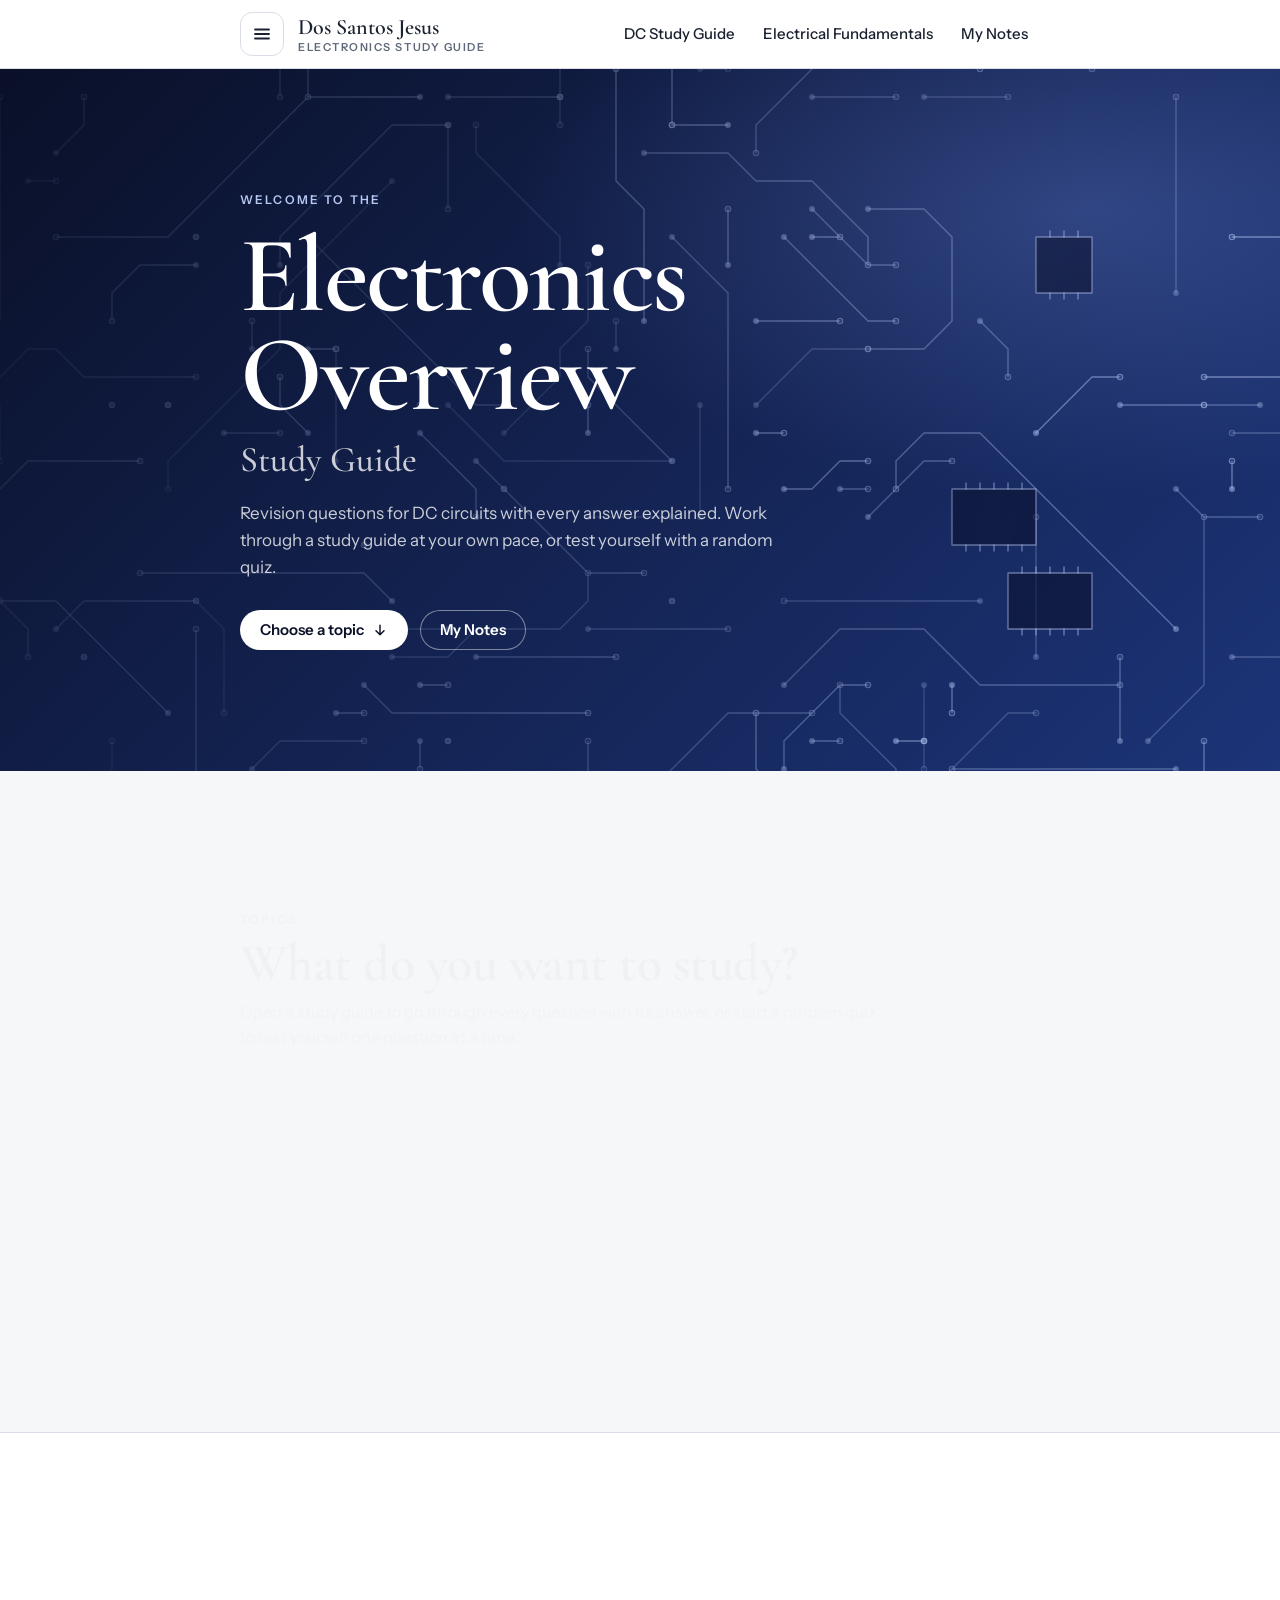
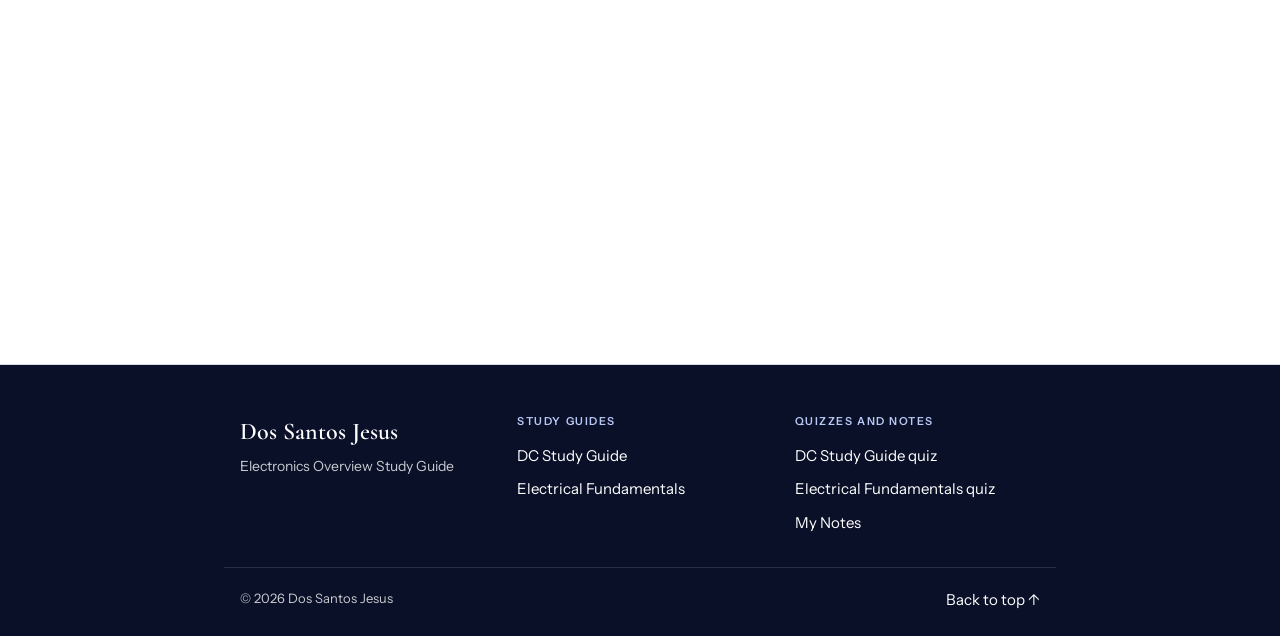
<file: index.html>
<!doctype html>
<html lang="en">
<head>
<meta charset="utf-8">
<meta name="viewport" content="width=device-width, initial-scale=1, viewport-fit=cover">
<title>Dos Santos Jesus Study Guide</title>
<meta name="description" content="Welcome to the Electronics Overview study guide: DC circuit study guides, random quizzes and personal notes.">
<link rel="preconnect" href="https://fonts.googleapis.com">
<link rel="preconnect" href="https://fonts.gstatic.com" crossorigin>
<link rel="stylesheet" href="https://fonts.googleapis.com/css2?family=Cormorant+Garamond:ital,wght@0,500;0,600;1,500;1,600&family=Instrument+Sans:wght@400;500;600&display=swap">
<link rel="stylesheet" href="assets/site.css?v=8">
<script>(function(d){try{if("IntersectionObserver" in window&&!matchMedia("(prefers-reduced-motion: reduce)").matches){d.classList.add("js-reveal");setTimeout(function(){if(!window.SITE)d.classList.remove("js-reveal")},3000)}}catch(e){}})(document.documentElement);</script>
<style>
  /* Home: white header with the name and links, a dark hero with a drawn circuit-board pattern,
     the topic boxes, a three-feature row, and a dark footer. The hero and footer stay dark in both themes. */
  :root {
    --hero-1: #0a1028;
    --hero-2: #1c3478;
    --hero-text: #ffffff;
    --hero-soft: rgba(255, 255, 255, 0.78);
    --hero-accent: #b9c9f6;
    --hero-line: rgba(255, 255, 255, 0.45);
  }

  /* Header */
  .site-head { background: var(--surface); border-bottom: 1px solid var(--rule); }
  .head-row { display: flex; align-items: center; gap: 0.875rem; padding-block: 0.75rem; }
  .brand { display: flex; flex-direction: column; gap: 0.125rem; color: var(--fg); text-decoration: none; line-height: 1.1; min-width: 0; }
  .brand-name { font-family: var(--font-display); font-weight: 600; font-size: 1.375rem; }
  .brand-tag { font-size: 0.6875rem; font-weight: 600; letter-spacing: 0.14em; text-transform: uppercase; color: var(--muted); }
  .brand:focus-visible { outline: 2px solid var(--accent); outline-offset: 3px; border-radius: 4px; }
  .head-nav { margin-left: auto; display: flex; align-items: center; gap: 0.25rem; }
  .head-nav a {
    padding: 0.5rem 0.75rem;
    border-radius: 8px;
    color: var(--fg);
    font-size: 0.9375rem;
    font-weight: 500;
    text-decoration: none;
    white-space: nowrap;
  }
  .head-nav a:hover { background: var(--accent-soft); color: var(--accent); }
  .head-nav a:focus-visible { outline: 2px solid var(--accent); outline-offset: 2px; }

  /* Hero */
  .hero {
    position: relative;
    overflow: hidden;
    display: flex;
    align-items: center;
    min-height: clamp(30rem, 78vh, 44rem);
    color: var(--hero-text);
    background:
      radial-gradient(60rem 30rem at 85% 20%, rgba(120, 150, 240, 0.28), transparent 60%),
      linear-gradient(135deg, var(--hero-1) 0%, var(--hero-2) 100%);
  }
  .hero-art {
    position: absolute;
    inset: 0;
    width: 100%;
    height: 100%;
    -webkit-mask-image: linear-gradient(100deg, rgba(0, 0, 0, 0.15) 0%, rgba(0, 0, 0, 0.55) 45%, #000 80%);
    mask-image: linear-gradient(100deg, rgba(0, 0, 0, 0.15) 0%, rgba(0, 0, 0, 0.55) 45%, #000 80%);
    pointer-events: none;
  }
  .hero-inner {
    position: relative;
    width: 100%;
    display: flex;
    flex-direction: column;
    align-items: flex-start;
    gap: 1rem;
    padding-block: clamp(3.5rem, 9vw, 5.5rem);
  }
  .hero .eyebrow { color: var(--hero-accent); }
  .hero h1 {
    margin: 0;
    font-family: var(--font-display);
    font-weight: 600;
    font-size: clamp(3.25rem, 11vw, 6.75rem);
    line-height: 0.92;
    letter-spacing: -0.02em;
    text-wrap: balance;
    max-width: 12ch;
  }
  .hero-sub {
    margin: 0;
    font-family: var(--font-display);
    font-weight: 500;
    font-size: clamp(1.5rem, 4.5vw, 2.25rem);
    line-height: 1.1;
    color: var(--hero-soft);
  }
  .hero-lede { margin: 0.25rem 0 0; max-width: 34rem; color: var(--hero-soft); font-size: 1.0625rem; }
  .hero-actions { display: flex; flex-wrap: wrap; gap: 0.75rem; padding-top: 0.75rem; }
  .btn-light { background: #ffffff; color: #0a1028; }
  .btn-light:hover { filter: none; background: #e8edf7; }
  .btn-outline { background: transparent; color: #ffffff; box-shadow: inset 0 0 0 1px var(--hero-line); }
  .btn-outline:hover { filter: none; background: rgba(255, 255, 255, 0.1); }
  .hero .btn:focus-visible { outline: 2px solid #ffffff; outline-offset: 3px; }
  .btn svg { width: 1rem; height: 1rem; }

  /* Section headings */
  .section-head { display: flex; flex-direction: column; gap: 0.5rem; max-width: 40rem; margin-bottom: 2rem; }
  .section-head h2 {
    margin: 0;
    font-family: var(--font-display);
    font-weight: 600;
    font-size: clamp(2.25rem, 6.5vw, 3.25rem);
    line-height: 1.05;
    letter-spacing: -0.01em;
    text-wrap: balance;
  }
  .section-lede { margin: 0; color: var(--muted); }

  /* What do you want to study? */
  .study { padding-block: clamp(3.5rem, 9vw, 6rem); scroll-margin-top: env(safe-area-inset-top, 0px); }
  .cards { display: grid; grid-template-columns: repeat(auto-fit, minmax(16rem, 1fr)); gap: 1rem; }
  .card {
    position: relative;
    display: flex;
    flex-direction: column;
    gap: 0.375rem;
    min-height: 13rem;
    padding: 1.5rem;
    border: 1px solid var(--rule);
    border-radius: 16px;
    background: var(--surface);
    color: var(--fg);
    text-decoration: none;
    transition: border-color 0.2s ease, box-shadow 0.2s ease, transform 0.2s ease;
  }
  .card:hover { border-color: var(--accent); box-shadow: var(--lift); transform: translateY(-3px); }
  a.card:focus-visible { outline: 2px solid var(--accent); outline-offset: 3px; }
  .card-icon {
    width: 2.5rem;
    height: 2.5rem;
    margin-bottom: 0.75rem;
    display: grid;
    place-items: center;
    border-radius: 10px;
    background: var(--accent-soft);
    color: var(--accent);
  }
  .card-icon svg { width: 1.375rem; height: 1.375rem; }
  .card-kicker { font-size: 0.6875rem; font-weight: 600; letter-spacing: 0.14em; text-transform: uppercase; color: var(--accent); }
  .card-title { font-family: var(--font-display); font-weight: 600; font-size: 1.75rem; line-height: 1.1; }
  .card-meta { font-size: 0.875rem; color: var(--muted); }
  .card-go {
    margin-top: auto;
    padding-top: 1rem;
    display: inline-flex;
    align-items: center;
    gap: 0.375rem;
    font-size: 0.875rem;
    font-weight: 600;
    color: var(--accent);
  }
  .card-go svg { width: 1rem; height: 1rem; transition: transform 0.2s ease; }
  .card:hover .card-go svg { transform: translateX(3px); }
  .card-actions { margin-top: auto; padding-top: 1rem; display: flex; flex-wrap: wrap; gap: 0.5rem 1.25rem; }
  .card-actions .card-go { margin-top: 0; padding-top: 0; text-decoration: none; }
  .card-actions .card-go:hover { text-decoration: underline; text-underline-offset: 3px; }
  .card-actions .card-go:focus-visible { outline: 2px solid var(--accent); outline-offset: 3px; border-radius: 4px; }

  /* Three ways to study */
  .how { padding-block: clamp(3.5rem, 9vw, 6rem); background: var(--surface); border-block: 1px solid var(--rule); }
  .features { display: grid; grid-template-columns: repeat(auto-fit, minmax(14rem, 1fr)); gap: 2rem 1.5rem; }
  .feature { display: flex; flex-direction: column; gap: 0.625rem; }
  .f-icon {
    width: 3.25rem;
    height: 3.25rem;
    display: grid;
    place-items: center;
    border-radius: 50%;
    background: var(--accent-soft);
    color: var(--accent);
  }
  .f-icon svg { width: 1.5rem; height: 1.5rem; }
  .feature h3 { margin: 0.25rem 0 0; font-size: 1.125rem; font-weight: 600; }
  .feature p { margin: 0; color: var(--muted); font-size: 0.9375rem; max-width: 36ch; }

  /* Footer */
  .site-foot { background: var(--hero-1); color: var(--hero-soft); }
  .foot-grid {
    display: grid;
    grid-template-columns: repeat(auto-fit, minmax(12rem, 1fr));
    gap: 2rem;
    padding-block: 3rem 2rem;
  }
  .foot-brand { margin: 0; font-family: var(--font-display); font-weight: 600; font-size: 1.5rem; color: var(--hero-text); }
  .foot-tag { margin: 0.25rem 0 0; font-size: 0.875rem; }
  .site-foot h3 {
    margin: 0 0 0.75rem;
    font-size: 0.6875rem;
    font-weight: 600;
    letter-spacing: 0.14em;
    text-transform: uppercase;
    color: var(--hero-accent);
  }
  .site-foot ul { list-style: none; margin: 0; padding: 0; display: flex; flex-direction: column; gap: 0.5rem; }
  .site-foot a { color: var(--hero-text); text-decoration: none; font-size: 0.9375rem; }
  .site-foot a:hover { text-decoration: underline; text-underline-offset: 3px; }
  .site-foot a:focus-visible { outline: 2px solid #ffffff; outline-offset: 2px; border-radius: 2px; }
  .foot-bottom {
    display: flex;
    flex-wrap: wrap;
    justify-content: space-between;
    gap: 0.5rem 1rem;
    padding-block: 1.25rem calc(1.5rem + env(safe-area-inset-bottom, 0px));
    border-top: 1px solid rgba(255, 255, 255, 0.12);
    font-size: 0.8125rem;
  }

  @media (max-width: 760px) {
    .head-nav { display: none; }
    .hero-art { opacity: 0.6; }
  }
  @media (prefers-reduced-motion: no-preference) {
    .hero-inner > * { animation: rise 0.8s cubic-bezier(0.2, 0.7, 0.2, 1) both; }
    .hero-inner > :nth-child(2) { animation-delay: 0.08s; }
    .hero-inner > :nth-child(3) { animation-delay: 0.16s; }
    .hero-inner > :nth-child(4) { animation-delay: 0.24s; }
    .hero-inner > :nth-child(5) { animation-delay: 0.32s; }
    .hero-art { animation: art-in 1.4s ease both; }
    @keyframes art-in { from { opacity: 0; } }
  }
  @media (prefers-reduced-motion: reduce) {
    .card, .card-go svg { transition: none; }
  }
</style>
</head>
<body data-page="home">

<header class="site-head">
  <div class="wrap head-row">
    <button class="menu-btn" type="button" data-menu-open aria-controls="site-menu" aria-expanded="false" aria-label="Open menu">
      <svg viewBox="0 0 20 20" fill="none" aria-hidden="true"><path d="M3 5.5h14M3 10h14M3 14.5h14" stroke="currentColor" stroke-width="1.8" stroke-linecap="round"/></svg>
    </button>
    <a class="brand" href="./">
      <span class="brand-name">Dos Santos Jesus</span>
      <span class="brand-tag">Electronics study guide</span>
    </a>
    <nav class="head-nav" id="head-nav" aria-label="Main"></nav>
  </div>
</header>

<main>
  <section class="hero" aria-labelledby="hero-title">
    <canvas class="hero-art" id="hero-art" aria-hidden="true"></canvas>
    <div class="wrap hero-inner" id="hero-inner">
      <p class="eyebrow">Welcome to the</p>
      <h1 id="hero-title">Electronics Overview</h1>
      <p class="hero-sub">Study Guide</p>
      <p class="hero-lede">Revision questions for DC circuits with every answer explained. Work through a study guide at your own pace, or test yourself with a random quiz.</p>
      <div class="hero-actions">
        <a class="btn btn-light" href="#study">
          Choose a topic
          <svg viewBox="0 0 20 20" fill="none" aria-hidden="true"><path d="M10 4v12M5 11l5 5 5-5" stroke="currentColor" stroke-width="1.8" stroke-linecap="round" stroke-linejoin="round"/></svg>
        </a>
        <a class="btn btn-outline" href="notes/">My Notes</a>
      </div>
    </div>
  </section>

  <section class="study" id="study" aria-labelledby="study-title">
    <div class="wrap">
      <div class="section-head reveal">
        <p class="eyebrow">Topics</p>
        <h2 id="study-title">What do you want to study?</h2>
        <p class="section-lede">Open a study guide to go through every question with its answer, or start a random quiz to test yourself one question at a time.</p>
      </div>
      <div class="cards" id="cards"></div>
    </div>
  </section>

  <section class="how" aria-labelledby="how-title">
    <div class="wrap">
      <div class="section-head reveal">
        <p class="eyebrow">How it works</p>
        <h2 id="how-title">Three ways to study</h2>
      </div>
      <div class="features">
        <div class="feature reveal">
          <span class="f-icon"><svg viewBox="0 0 24 24" fill="none" aria-hidden="true"><path d="M4 5.5A1.5 1.5 0 0 1 5.5 4H11v16H5.5A1.5 1.5 0 0 1 4 18.5v-13zM20 5.5A1.5 1.5 0 0 0 18.5 4H13v16h5.5a1.5 1.5 0 0 0 1.5-1.5v-13z" stroke="currentColor" stroke-width="1.6" stroke-linejoin="round"/></svg></span>
          <h3>Study guides</h3>
          <p>Every question from your assessments, in order, with the answer and the reason behind it. Answer each one and check it straight away.</p>
        </div>
        <div class="feature reveal">
          <span class="f-icon"><svg viewBox="0 0 24 24" fill="none" aria-hidden="true"><path d="M3 7h4c2.5 0 3.5 1.5 5 5s2.5 5 5 5h4M3 17h4c1.5 0 2.5-.6 3.3-1.6M21 7h-4c-1.5 0-2.5.6-3.3 1.6M18 4l3 3-3 3M18 14l3 3-3 3" stroke="currentColor" stroke-width="1.6" stroke-linecap="round" stroke-linejoin="round"/></svg></span>
          <h3>Random quizzes</h3>
          <p>Questions one at a time in a new order every time. See your score at the end, then retry just the ones you missed.</p>
        </div>
        <div class="feature reveal">
          <span class="f-icon"><svg viewBox="0 0 24 24" fill="none" aria-hidden="true"><path d="M16 4l4 4L9 19H5v-4L16 4z" stroke="currentColor" stroke-width="1.6" stroke-linejoin="round"/><path d="M13.5 6.5l4 4" stroke="currentColor" stroke-width="1.6"/></svg></span>
          <h3>Your own notes</h3>
          <p>Write notes for each topic. They save on this device, and you can download a backup to move them anywhere.</p>
        </div>
      </div>
    </div>
  </section>
</main>

<footer class="site-foot">
  <div class="wrap foot-grid">
    <div>
      <p class="foot-brand">Dos Santos Jesus</p>
      <p class="foot-tag">Electronics Overview Study Guide</p>
    </div>
    <div>
      <h3>Study guides</h3>
      <ul id="foot-guides"></ul>
    </div>
    <div>
      <h3>Quizzes and notes</h3>
      <ul id="foot-tools"></ul>
    </div>
  </div>
  <div class="wrap foot-bottom">
    <span>© <span id="year">2026</span> Dos Santos Jesus</span>
    <a href="#" id="to-top">Back to top ↑</a>
  </div>
</footer>

<script src="assets/site.js?v=8" data-root=""></script>
<script>
(function () {
  var SITE = window.SITE;
  var ICON_TOPIC = '<svg viewBox="0 0 24 24" fill="none" aria-hidden="true"><path d="M2 12h4l1.5-4 3 8 3-8 3 8 1.5-4H22" stroke="currentColor" stroke-width="1.6" stroke-linecap="round" stroke-linejoin="round"/></svg>';
  var ICON_ARROW = '<svg viewBox="0 0 20 20" fill="none" aria-hidden="true"><path d="M4 10h12M11 5l5 5-5 5" stroke="currentColor" stroke-width="1.8" stroke-linecap="round" stroke-linejoin="round"/></svg>';

  function link(href, text) {
    var a = document.createElement("a");
    a.href = href;
    a.textContent = text;
    return a;
  }
  function item(href, text) {
    var li = document.createElement("li");
    li.appendChild(link(href, text));
    return li;
  }

  /* Header links, topic boxes and footer links all come from the site's list of pages */
  var nav = document.getElementById("head-nav");
  var cards = document.getElementById("cards");
  var footGuides = document.getElementById("foot-guides");
  var footTools = document.getElementById("foot-tools");

  function guideCard(g, it) {
    var c = document.createElement("article");
    c.className = "card reveal";
    c.innerHTML =
      '<span class="card-icon">' + ICON_TOPIC + "</span>" +
      '<span class="card-kicker"></span>' +
      '<span class="card-title"></span>' +
      '<span class="card-meta"></span>' +
      '<span class="card-actions">' +
        '<a class="card-go" data-k="study"><span>Study guide</span>' + ICON_ARROW + "</a>" +
        (it.quiz ? '<a class="card-go" data-k="quiz"><span>Random quiz</span>' + ICON_ARROW + "</a>" : "") +
      "</span>";
    c.querySelector(".card-kicker").textContent = g.group;
    c.querySelector(".card-title").textContent = it.title;
    c.querySelector(".card-meta").textContent = it.meta;
    c.querySelector('[data-k="study"]').href = SITE.root + it.href;
    if (it.quiz) c.querySelector('[data-k="quiz"]').href = SITE.root + it.quiz.href;
    return c;
  }
  function linkCard(l) {
    var a = document.createElement("a");
    a.className = "card reveal";
    a.href = SITE.root + l.href;
    a.innerHTML =
      '<span class="card-icon">' + (SITE.ICONS[l.icon] || "") + "</span>" +
      '<span class="card-kicker">Personal</span>' +
      '<span class="card-title"></span>' +
      '<span class="card-meta"></span>' +
      '<span class="card-go"><span>Open</span>' + ICON_ARROW + "</span>";
    a.querySelector(".card-title").textContent = l.title;
    a.querySelector(".card-meta").textContent = l.meta;
    return a;
  }

  SITE.NAV.forEach(function (g) {
    g.items.forEach(function (it) {
      nav.appendChild(link(SITE.root + it.href, it.title));
      cards.appendChild(guideCard(g, it));
      footGuides.appendChild(item(SITE.root + it.href, it.title));
      if (it.quiz) footTools.appendChild(item(SITE.root + it.quiz.href, it.title + " quiz"));
    });
  });
  SITE.LINKS.forEach(function (l) {
    nav.appendChild(link(SITE.root + l.href, l.title));
    cards.appendChild(linkCard(l));
    footTools.appendChild(item(SITE.root + l.href, l.title));
  });

  document.getElementById("year").textContent = String(new Date().getFullYear());
  document.getElementById("to-top").addEventListener("click", function (e) {
    e.preventDefault();
    window.scrollTo({ top: 0, behavior: "smooth" });
  });

  /* Stagger boxes that sit side by side, then hand them to the shared scroll fade */
  Array.prototype.forEach.call(cards.children, function (c, i) { c.setAttribute("data-fade-lag", String((i % 3) * 40)); });
  Array.prototype.forEach.call(document.querySelectorAll(".feature"), function (f, i) { f.setAttribute("data-fade-lag", String(i * 40)); });
  SITE.reveal();

  /* Circuit-board pattern drawn behind the hero text */
  var canvas = document.getElementById("hero-art");
  function drawCircuit() {
    var w = canvas.clientWidth, h = canvas.clientHeight;
    if (!w || !h) return;
    var dpr = Math.min(2, window.devicePixelRatio || 1);
    canvas.width = Math.round(w * dpr);
    canvas.height = Math.round(h * dpr);
    var ctx = canvas.getContext("2d");
    ctx.setTransform(dpr, 0, 0, dpr, 0, 0);
    ctx.clearRect(0, 0, w, h);
    var seed = 20261125;
    function rnd() { seed = (seed * 16807) % 2147483647; return seed / 2147483647; }
    var step = w < 600 ? 22 : 28;
    var cols = Math.ceil(w / step) + 1, rows = Math.ceil(h / step) + 1;
    var DIRS = [[1, 0], [1, 1], [0, 1], [-1, 1], [-1, 0], [-1, -1], [0, -1], [1, -1]];
    var used = {};
    ctx.lineCap = "round";
    ctx.lineJoin = "round";
    var traces = Math.round((cols * rows) / 9);
    for (var t = 0; t < traces; t++) {
      var x = Math.floor(rnd() * cols), y = Math.floor(rnd() * rows);
      if (used[x + "," + y]) continue;
      var dir = [0, 2, 4, 6][Math.floor(rnd() * 4)];
      var len = 3 + Math.floor(rnd() * 10);
      var alpha = 0.22 + rnd() * 0.3;
      ctx.strokeStyle = "rgba(185, 201, 246," + alpha + ")";
      ctx.fillStyle = "rgba(185, 201, 246," + alpha + ")";
      ctx.lineWidth = 1.4;
      ctx.beginPath();
      ctx.arc(x * step, y * step, 2.6, 0, Math.PI * 2);
      ctx.stroke();
      ctx.beginPath();
      ctx.moveTo(x * step, y * step);
      for (var s = 0; s < len; s++) {
        if (s > 0 && rnd() < 0.28) dir = (dir + (rnd() < 0.5 ? 1 : 7)) % 8;
        var nx = x + DIRS[dir][0], ny = y + DIRS[dir][1];
        if (used[nx + "," + ny]) break;
        used[nx + "," + ny] = true;
        x = nx; y = ny;
        ctx.lineTo(x * step, y * step);
      }
      ctx.stroke();
      ctx.beginPath();
      ctx.arc(x * step, y * step, 3, 0, Math.PI * 2);
      ctx.fill();
    }
    /* a few chips */
    for (var c = 0; c < (w < 700 ? 0 : Math.max(2, Math.round(w / 420))); c++) {
      var cx = Math.round((0.55 + rnd() * 0.4) * cols) * step;
      var cy = Math.round((0.15 + rnd() * 0.7) * rows) * step;
      var cw = step * (2 + Math.floor(rnd() * 2)), ch = step * 2;
      ctx.strokeStyle = "rgba(185, 201, 246, 0.5)";
      ctx.fillStyle = "rgba(10, 16, 40, 0.55)";
      ctx.lineWidth = 1.4;
      ctx.fillRect(cx, cy, cw, ch);
      ctx.strokeRect(cx, cy, cw, ch);
      for (var p = step / 2; p < cw; p += step / 2) {
        ctx.beginPath();
        ctx.moveTo(cx + p, cy); ctx.lineTo(cx + p, cy - 6);
        ctx.moveTo(cx + p, cy + ch); ctx.lineTo(cx + p, cy + ch + 6);
        ctx.stroke();
      }
    }
  }
  var resizeTimer = null;
  window.addEventListener("resize", function () {
    clearTimeout(resizeTimer);
    resizeTimer = setTimeout(drawCircuit, 150);
  });
  drawCircuit();

  /* The hero text drifts up and fades as you scroll down, and comes back as you scroll up */
  var reduce = window.matchMedia && window.matchMedia("(prefers-reduced-motion: reduce)").matches;
  if (reduce) return;
  var heroInner = document.getElementById("hero-inner");
  var ticking = false;
  function scrub() {
    ticking = false;
    var p = Math.min(1, Math.max(0, window.scrollY / (window.innerHeight * 0.6)));
    heroInner.style.opacity = String(1 - p * 0.85);
    heroInner.style.translate = "0 " + (-p * 40).toFixed(1) + "px";
  }
  window.addEventListener("scroll", function () {
    if (!ticking) { ticking = true; requestAnimationFrame(scrub); }
  }, { passive: true });
  scrub();
})();
</script>
</body>
</html>
</file>
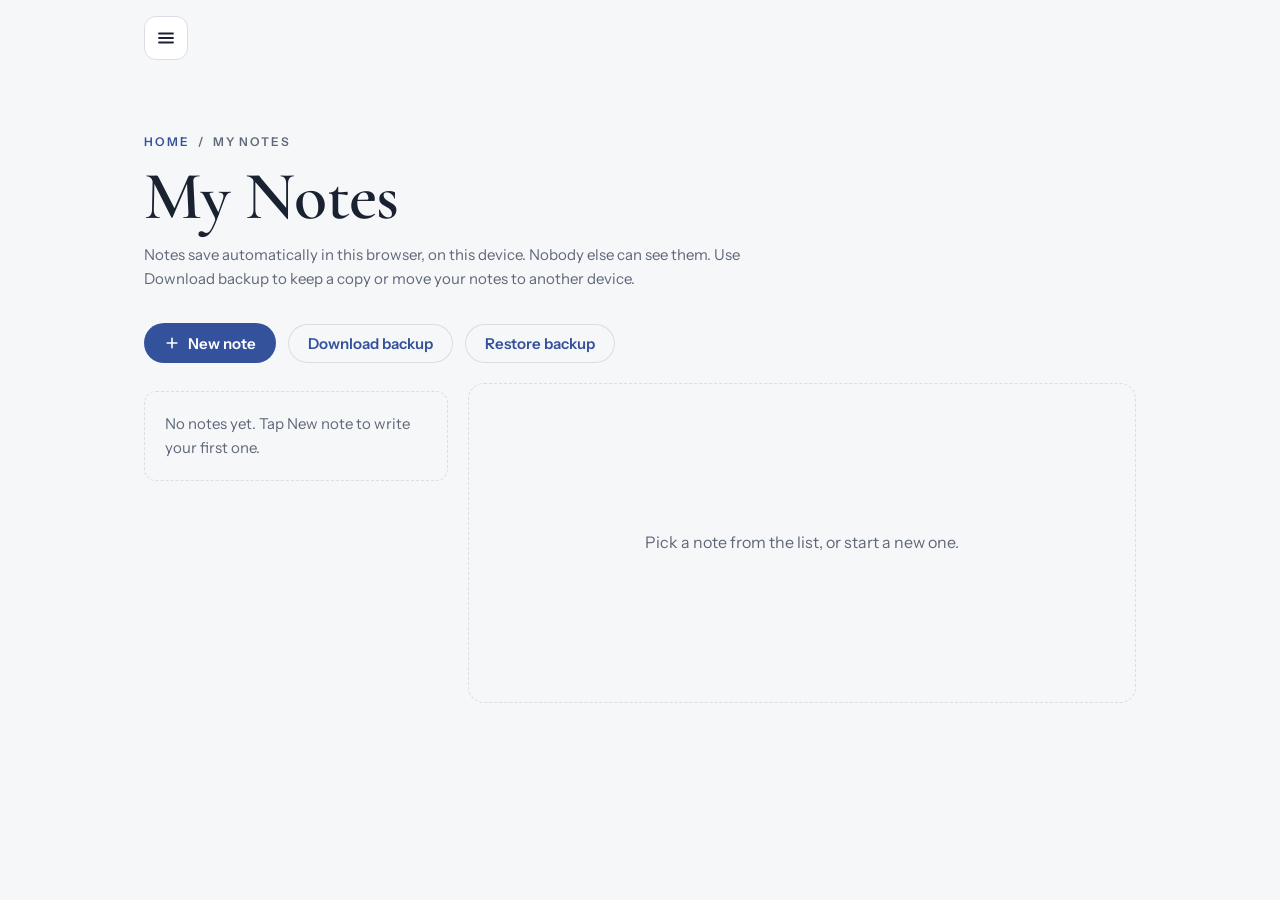
<file: notes/index.html>
<!doctype html>
<html lang="en">
<head>
<meta charset="utf-8">
<meta name="viewport" content="width=device-width, initial-scale=1, viewport-fit=cover">
<title>My Study Notes</title>
<meta name="description" content="Personal study notes. Dos Santos Jesus Study Guide.">
<link rel="preconnect" href="https://fonts.googleapis.com">
<link rel="preconnect" href="https://fonts.gstatic.com" crossorigin>
<link rel="stylesheet" href="https://fonts.googleapis.com/css2?family=Cormorant+Garamond:ital,wght@0,500;0,600;1,500;1,600&family=Instrument+Sans:wght@400;500;600&display=swap">
<link rel="stylesheet" href="../assets/site.css?v=8">
<script>(function(d){try{if("IntersectionObserver" in window&&!matchMedia("(prefers-reduced-motion: reduce)").matches){d.classList.add("js-reveal");setTimeout(function(){if(!window.SITE)d.classList.remove("js-reveal")},3000)}}catch(e){}})(document.documentElement);</script>
<style>
  /* Notes: a list of notes beside a plain writing sheet. On phones the list and the sheet take turns. */
  .wrap.wide { max-width: 64rem; }
  .warn {
    margin: 0;
    padding: 0.75rem 1rem;
    border-radius: 10px;
    background: var(--no-soft);
    color: var(--no);
    font-size: 0.875rem;
    font-weight: 500;
    max-width: 62ch;
  }
  .toolbar {
    display: flex;
    flex-wrap: wrap;
    align-items: center;
    gap: 0.5rem 0.75rem;
    padding-bottom: 1.25rem;
  }
  .toolbar .btn svg { width: 1rem; height: 1rem; }
  .toolbar-msg { font-size: 0.875rem; color: var(--muted); }
  .toolbar-msg.bad { color: var(--no); }

  .notes {
    display: grid;
    grid-template-columns: minmax(15rem, 19rem) minmax(0, 1fr);
    gap: 1.25rem;
    align-items: start;
    padding-bottom: 4rem;
  }
  .list-pane { display: flex; flex-direction: column; gap: 0.5rem; min-width: 0; }
  .note-list { list-style: none; margin: 0; padding: 0; display: flex; flex-direction: column; gap: 0.375rem; }
  .note-item {
    appearance: none;
    width: 100%;
    text-align: left;
    font: inherit;
    color: inherit;
    display: flex;
    flex-direction: column;
    gap: 0.25rem;
    padding: 0.75rem 0.875rem;
    border: 1px solid var(--rule);
    border-radius: 12px;
    background: var(--surface);
    cursor: pointer;
  }
  .note-item:hover { border-color: var(--accent); }
  .note-item[aria-current="true"] { border-color: var(--accent); background: var(--accent-soft); }
  .note-item:focus-visible { outline: 2px solid var(--accent); outline-offset: 2px; }
  .note-item .t { font-weight: 600; overflow: hidden; text-overflow: ellipsis; white-space: nowrap; }
  .note-item .s { font-size: 0.875rem; color: var(--muted); overflow: hidden; text-overflow: ellipsis; white-space: nowrap; }
  .note-item .d {
    display: flex;
    align-items: center;
    gap: 0.5rem;
    font-size: 0.75rem;
    color: var(--muted);
    font-variant-numeric: tabular-nums;
  }
  .chip {
    font-size: 0.625rem;
    font-weight: 600;
    letter-spacing: 0.1em;
    text-transform: uppercase;
    padding: 0.0625rem 0.5rem;
    border-radius: 999px;
    background: var(--accent-soft);
    color: var(--accent);
  }
  .note-item[aria-current="true"] .chip { background: var(--surface); }
  .empty {
    margin: 0;
    padding: 1.25rem;
    border: 1px dashed var(--rule);
    border-radius: 12px;
    color: var(--muted);
    font-size: 0.9375rem;
  }

  .editor {
    display: flex;
    flex-direction: column;
    gap: 0.75rem;
    padding: 1.25rem;
    border: 1px solid var(--rule);
    border-radius: 16px;
    background: var(--surface);
    min-width: 0;
  }
  .editor-top { display: flex; flex-wrap: wrap; align-items: center; justify-content: space-between; gap: 0.5rem 1rem; }
  .back {
    appearance: none;
    border: 0;
    background: none;
    padding: 0.25rem 0;
    color: var(--accent);
    font: 600 0.875rem/1 var(--font-body);
    cursor: pointer;
    display: none;
    align-items: center;
    gap: 0.375rem;
  }
  .back svg { width: 1rem; height: 1rem; }
  .back:focus-visible { outline: 2px solid var(--accent); outline-offset: 2px; border-radius: 4px; }
  .topic-field { display: flex; align-items: center; gap: 0.5rem; font-size: 0.8125rem; color: var(--muted); }
  .topic-field select {
    font: inherit;
    font-size: 0.875rem;
    color: var(--fg);
    background: var(--bg);
    border: 1px solid var(--rule);
    border-radius: 8px;
    padding: 0.375rem 0.5rem;
  }
  .save-status { font-size: 0.8125rem; color: var(--muted); font-variant-numeric: tabular-nums; }
  .save-status.ok { color: var(--ok); }
  .title-input {
    width: 100%;
    border: 0;
    border-bottom: 1px solid var(--rule);
    padding: 0.25rem 0 0.5rem;
    background: transparent;
    color: var(--fg);
    font-family: var(--font-display);
    font-weight: 600;
    font-size: clamp(1.75rem, 5vw, 2.25rem);
    line-height: 1.15;
  }
  .title-input::placeholder, .body-input::placeholder { color: var(--muted); opacity: 0.7; }
  .body-input {
    width: 100%;
    min-height: 50vh;
    resize: vertical;
    border: 0;
    padding: 0.25rem 0;
    background: transparent;
    color: var(--fg);
    font: 400 1rem/1.7 var(--font-body);
  }
  .title-input:focus-visible, .body-input:focus-visible, .topic-field select:focus-visible {
    outline: 2px solid var(--accent);
    outline-offset: 4px;
    border-radius: 4px;
  }
  .editor-foot {
    display: flex;
    flex-wrap: wrap;
    align-items: center;
    justify-content: space-between;
    gap: 0.5rem 1rem;
    padding-top: 0.75rem;
    border-top: 1px solid var(--rule);
    font-size: 0.8125rem;
    color: var(--muted);
  }
  .btn.danger { color: var(--no); }
  .btn.danger.armed { background: var(--no); color: var(--bg); box-shadow: none; }
  .editor-placeholder {
    display: grid;
    place-items: center;
    min-height: 20rem;
    padding: 2rem;
    border: 1px dashed var(--rule);
    border-radius: 16px;
    color: var(--muted);
    text-align: center;
  }

  @media (max-width: 760px) {
    .notes { grid-template-columns: 1fr; }
    .notes.editing .list-pane { display: none; }
    .notes:not(.editing) .editor,
    .notes:not(.editing) .editor-placeholder { display: none; }
    .back { display: inline-flex; }
    .body-input { min-height: 55vh; }
  }

  /* Smooth state changes */
  .note-item { transition: border-color 0.2s ease, background-color 0.2s ease; }
  .swap { animation: pop 0.3s cubic-bezier(0.2, 0.7, 0.2, 1) both; }
  .toolbar-msg:not(:empty) { animation: pop 0.3s ease both; }
  .btn.danger { transition: background-color 0.2s ease, color 0.2s ease; }
  @media (prefers-reduced-motion: reduce) {
    .swap, .toolbar-msg:not(:empty) { animation: none; }
    .note-item, .btn.danger { transition: none; }
  }
</style>
</head>
<body data-page="notes">

<header class="topbar">
  <div class="wrap wide">
    <button class="menu-btn" type="button" data-menu-open aria-controls="site-menu" aria-expanded="false" aria-label="Open menu">
      <svg viewBox="0 0 20 20" fill="none" aria-hidden="true"><path d="M3 5.5h14M3 10h14M3 14.5h14" stroke="currentColor" stroke-width="1.8" stroke-linecap="round"/></svg>
    </button>
  </div>
</header>

<main>
  <div class="wrap wide page-head">
    <nav class="crumbs" aria-label="Breadcrumb"><a href="../">Home</a><span aria-hidden="true">/</span><span>My Notes</span></nav>
    <h1>My Notes</h1>
    <p class="lede">Notes save automatically in this browser, on this device. Nobody else can see them. Use Download backup to keep a copy or move your notes to another device.</p>
    <p class="warn" id="storage-warn" hidden>This browser is blocking saving, so your notes will disappear when you close the page. Download a backup before you leave.</p>
  </div>

  <div class="wrap wide">
    <div class="toolbar reveal">
      <button class="btn" id="new-note" type="button">
        <svg viewBox="0 0 20 20" fill="none" aria-hidden="true"><path d="M10 4v12M4 10h12" stroke="currentColor" stroke-width="2" stroke-linecap="round"/></svg>
        New note
      </button>
      <button class="btn ghost" id="export" type="button">Download backup</button>
      <button class="btn ghost" id="import" type="button">Restore backup</button>
      <input type="file" id="import-file" accept=".json,application/json" hidden>
      <span class="toolbar-msg" id="toolbar-msg" aria-live="polite"></span>
    </div>

    <div class="notes reveal" id="notes" data-fade-zone="0.12">
      <div class="list-pane">
        <ul class="note-list" id="note-list" aria-label="Your notes"></ul>
        <p class="empty" id="empty">No notes yet. Tap New note to write your first one.</p>
      </div>

      <section class="editor" id="editor" aria-label="Note" hidden>
        <div class="editor-top">
          <button class="back" id="back" type="button">
            <svg viewBox="0 0 20 20" fill="none" aria-hidden="true"><path d="M16 10H4M9 5l-5 5 5 5" stroke="currentColor" stroke-width="1.8" stroke-linecap="round" stroke-linejoin="round"/></svg>
            All notes
          </button>
          <label class="topic-field" for="note-topic">Topic <select id="note-topic"></select></label>
          <span class="save-status" id="save-status" aria-live="polite"></span>
        </div>
        <input class="title-input" id="note-title" type="text" placeholder="Title" autocomplete="off" aria-label="Note title">
        <textarea class="body-input" id="note-body" placeholder="Start writing…" aria-label="Note text"></textarea>
        <div class="editor-foot">
          <span id="note-dates"></span>
          <button class="btn ghost small danger" id="delete" type="button">Delete note</button>
        </div>
      </section>
      <div class="editor-placeholder" id="editor-placeholder">Pick a note from the list, or start a new one.</div>
    </div>
  </div>
</main>

<script src="../assets/site.js?v=8" data-root="../"></script>
<script>
(function () {
  var KEY = "dsj-study-notes-v1";
  var TOPICS = ["General"].concat(window.SITE.NAV.map(function (g) { return g.group; }));

  var $ = function (id) { return document.getElementById(id); };
  var listEl = $("note-list"), emptyEl = $("empty"), notesEl = $("notes");
  var editor = $("editor"), placeholder = $("editor-placeholder");
  var titleEl = $("note-title"), bodyEl = $("note-body"), topicEl = $("note-topic");
  var statusEl = $("save-status"), datesEl = $("note-dates"), delBtn = $("delete");
  var msgEl = $("toolbar-msg");

  TOPICS.forEach(function (t) {
    var o = document.createElement("option");
    o.value = t;
    o.textContent = t;
    topicEl.appendChild(o);
  });

  var canSave = true;
  try {
    localStorage.setItem("__dsj_test", "1");
    localStorage.removeItem("__dsj_test");
  } catch (e) { canSave = false; }
  if (!canSave) $("storage-warn").hidden = false;

  function load() {
    if (!canSave) return [];
    try {
      var data = JSON.parse(localStorage.getItem(KEY) || "[]");
      return Array.isArray(data) ? data.filter(valid) : [];
    } catch (e) { return []; }
  }
  function valid(n) {
    return n && typeof n.id === "string" && typeof n.body === "string";
  }
  function persist() {
    if (!canSave) return false;
    try {
      localStorage.setItem(KEY, JSON.stringify(notes));
      return true;
    } catch (e) {
      showMsg("Couldn't save. Your browser storage may be full. Download a backup.", true);
      return false;
    }
  }

  var notes = load();
  var currentId = null;
  var saveTimer = null;

  function newId() {
    return Date.now().toString(36) + Math.random().toString(36).slice(2, 7);
  }
  function sorted() {
    return notes.slice().sort(function (a, b) { return b.updated - a.updated; });
  }
  function find(id) {
    for (var i = 0; i < notes.length; i++) if (notes[i].id === id) return notes[i];
    return null;
  }
  function fmtDate(ts) {
    var d = new Date(ts);
    var today = new Date();
    if (d.toDateString() === today.toDateString()) {
      return d.toLocaleTimeString(undefined, { hour: "numeric", minute: "2-digit" });
    }
    return d.toLocaleDateString(undefined, { day: "numeric", month: "short", year: d.getFullYear() === today.getFullYear() ? undefined : "numeric" });
  }
  function fmtFull(ts) {
    return new Date(ts).toLocaleString(undefined, { day: "numeric", month: "short", year: "numeric", hour: "numeric", minute: "2-digit" });
  }
  function snippet(body) {
    var line = body.split("\n").map(function (l) { return l.trim(); }).filter(Boolean)[0];
    return line || "No text yet";
  }

  function renderList() {
    listEl.innerHTML = "";
    var list = sorted();
    emptyEl.hidden = list.length > 0;
    list.forEach(function (n) {
      var li = document.createElement("li");
      var b = document.createElement("button");
      b.type = "button";
      b.className = "note-item";
      if (n.id === currentId) b.setAttribute("aria-current", "true");
      var t = document.createElement("span"); t.className = "t"; t.textContent = n.title.trim() || "Untitled note";
      var s = document.createElement("span"); s.className = "s"; s.textContent = snippet(n.body);
      var d = document.createElement("span"); d.className = "d";
      var chip = document.createElement("span"); chip.className = "chip"; chip.textContent = n.topic || "General";
      d.append(chip, document.createTextNode(fmtDate(n.updated)));
      b.append(t, s, d);
      b.addEventListener("click", function () { open(n.id, true); });
      li.appendChild(b);
      listEl.appendChild(li);
    });
  }

  function replay(el) {
    el.classList.remove("swap");
    void el.offsetWidth;
    el.classList.add("swap");
  }

  function open(id, enterEditing) {
    flush();
    var switching = id !== currentId || enterEditing;
    currentId = id;
    var n = find(id);
    disarmDelete();
    if (!n) {
      editor.hidden = true;
      placeholder.hidden = false;
      notesEl.classList.remove("editing");
      renderList();
      return;
    }
    editor.hidden = false;
    placeholder.hidden = true;
    titleEl.value = n.title;
    bodyEl.value = n.body;
    topicEl.value = TOPICS.indexOf(n.topic) >= 0 ? n.topic : "General";
    statusEl.textContent = "";
    statusEl.className = "save-status";
    datesEl.textContent = "Last edited " + fmtFull(n.updated);
    if (enterEditing) notesEl.classList.add("editing");
    if (switching) replay(editor);
    renderList();
  }

  function scheduleSave() {
    var n = find(currentId);
    if (!n) return;
    n.title = titleEl.value;
    n.body = bodyEl.value;
    n.topic = topicEl.value;
    n.updated = Date.now();
    statusEl.textContent = "Saving…";
    statusEl.className = "save-status";
    clearTimeout(saveTimer);
    saveTimer = setTimeout(flush, 400);
  }
  function flush() {
    if (!saveTimer) return;
    clearTimeout(saveTimer);
    saveTimer = null;
    var ok = persist();
    var n = find(currentId);
    statusEl.textContent = ok ? "Saved" : (canSave ? "Not saved" : "Not saved on this browser");
    statusEl.className = "save-status" + (ok ? " ok" : "");
    if (n) datesEl.textContent = "Last edited " + fmtFull(n.updated);
    renderList();
  }

  titleEl.addEventListener("input", scheduleSave);
  bodyEl.addEventListener("input", scheduleSave);
  topicEl.addEventListener("change", scheduleSave);
  window.addEventListener("pagehide", flush);
  document.addEventListener("visibilitychange", function () { if (document.hidden) flush(); });

  $("new-note").addEventListener("click", function () {
    flush();
    var now = Date.now();
    var n = { id: newId(), title: "", body: "", topic: "General", created: now, updated: now };
    notes.push(n);
    persist();
    open(n.id, true);
    titleEl.focus();
  });

  $("back").addEventListener("click", function () {
    flush();
    notesEl.classList.remove("editing");
    replay(document.querySelector(".list-pane"));
    window.scrollTo(0, 0);
  });

  var armed = null;
  function disarmDelete() {
    clearTimeout(armed);
    armed = null;
    delBtn.textContent = "Delete note";
    delBtn.classList.remove("armed");
  }
  delBtn.addEventListener("click", function () {
    if (!armed) {
      delBtn.textContent = "Tap again to delete";
      delBtn.classList.add("armed");
      armed = setTimeout(disarmDelete, 3000);
      return;
    }
    disarmDelete();
    clearTimeout(saveTimer);
    saveTimer = null;
    notes = notes.filter(function (n) { return n.id !== currentId; });
    persist();
    var next = sorted()[0];
    notesEl.classList.remove("editing");
    open(next ? next.id : null, false);
    showMsg("Note deleted.");
  });

  function showMsg(text, bad) {
    msgEl.textContent = text;
    msgEl.className = "toolbar-msg" + (bad ? " bad" : "");
    clearTimeout(showMsg.t);
    showMsg.t = setTimeout(function () { msgEl.textContent = ""; }, 5000);
  }

  $("export").addEventListener("click", function () {
    flush();
    if (!notes.length) { showMsg("There are no notes to back up yet."); return; }
    var data = { app: "dos-santos-jesus-study-notes", version: 1, exported: new Date().toISOString(), notes: notes };
    var blob = new Blob([JSON.stringify(data, null, 2)], { type: "application/json" });
    var url = URL.createObjectURL(blob);
    var a = document.createElement("a");
    a.href = url;
    a.download = "study-notes-" + new Date().toISOString().slice(0, 10) + ".json";
    document.body.appendChild(a);
    a.click();
    a.remove();
    setTimeout(function () { URL.revokeObjectURL(url); }, 2000);
    showMsg("Backup downloaded (" + notes.length + (notes.length === 1 ? " note)." : " notes)."));
  });

  var fileEl = $("import-file");
  $("import").addEventListener("click", function () { fileEl.click(); });
  fileEl.addEventListener("change", function () {
    var file = fileEl.files && fileEl.files[0];
    fileEl.value = "";
    if (!file) return;
    var reader = new FileReader();
    reader.onload = function () {
      var incoming;
      try {
        var data = JSON.parse(reader.result);
        incoming = Array.isArray(data) ? data : data && data.notes;
        if (!Array.isArray(incoming)) throw new Error("bad");
        incoming = incoming.filter(valid);
      } catch (e) {
        showMsg("That file isn't a notes backup. Choose a file made with Download backup.", true);
        return;
      }
      var added = 0, updated = 0;
      incoming.forEach(function (n) {
        var clean = {
          id: n.id,
          title: typeof n.title === "string" ? n.title : "",
          body: n.body,
          topic: typeof n.topic === "string" ? n.topic : "General",
          created: Number(n.created) || Date.now(),
          updated: Number(n.updated) || Date.now()
        };
        var existing = find(clean.id);
        if (!existing) { notes.push(clean); added++; }
        else if (clean.updated > existing.updated) { Object.assign(existing, clean); updated++; }
      });
      persist();
      var first = sorted()[0];
      open(currentId && find(currentId) ? currentId : (first ? first.id : null), false);
      showMsg("Restored " + added + (added === 1 ? " new note" : " new notes") + (updated ? " and updated " + updated : "") + ".");
    };
    reader.readAsText(file);
  });

  var first = sorted()[0];
  open(first ? first.id : null, false);
})();
</script>
</body>
</html>
</file>
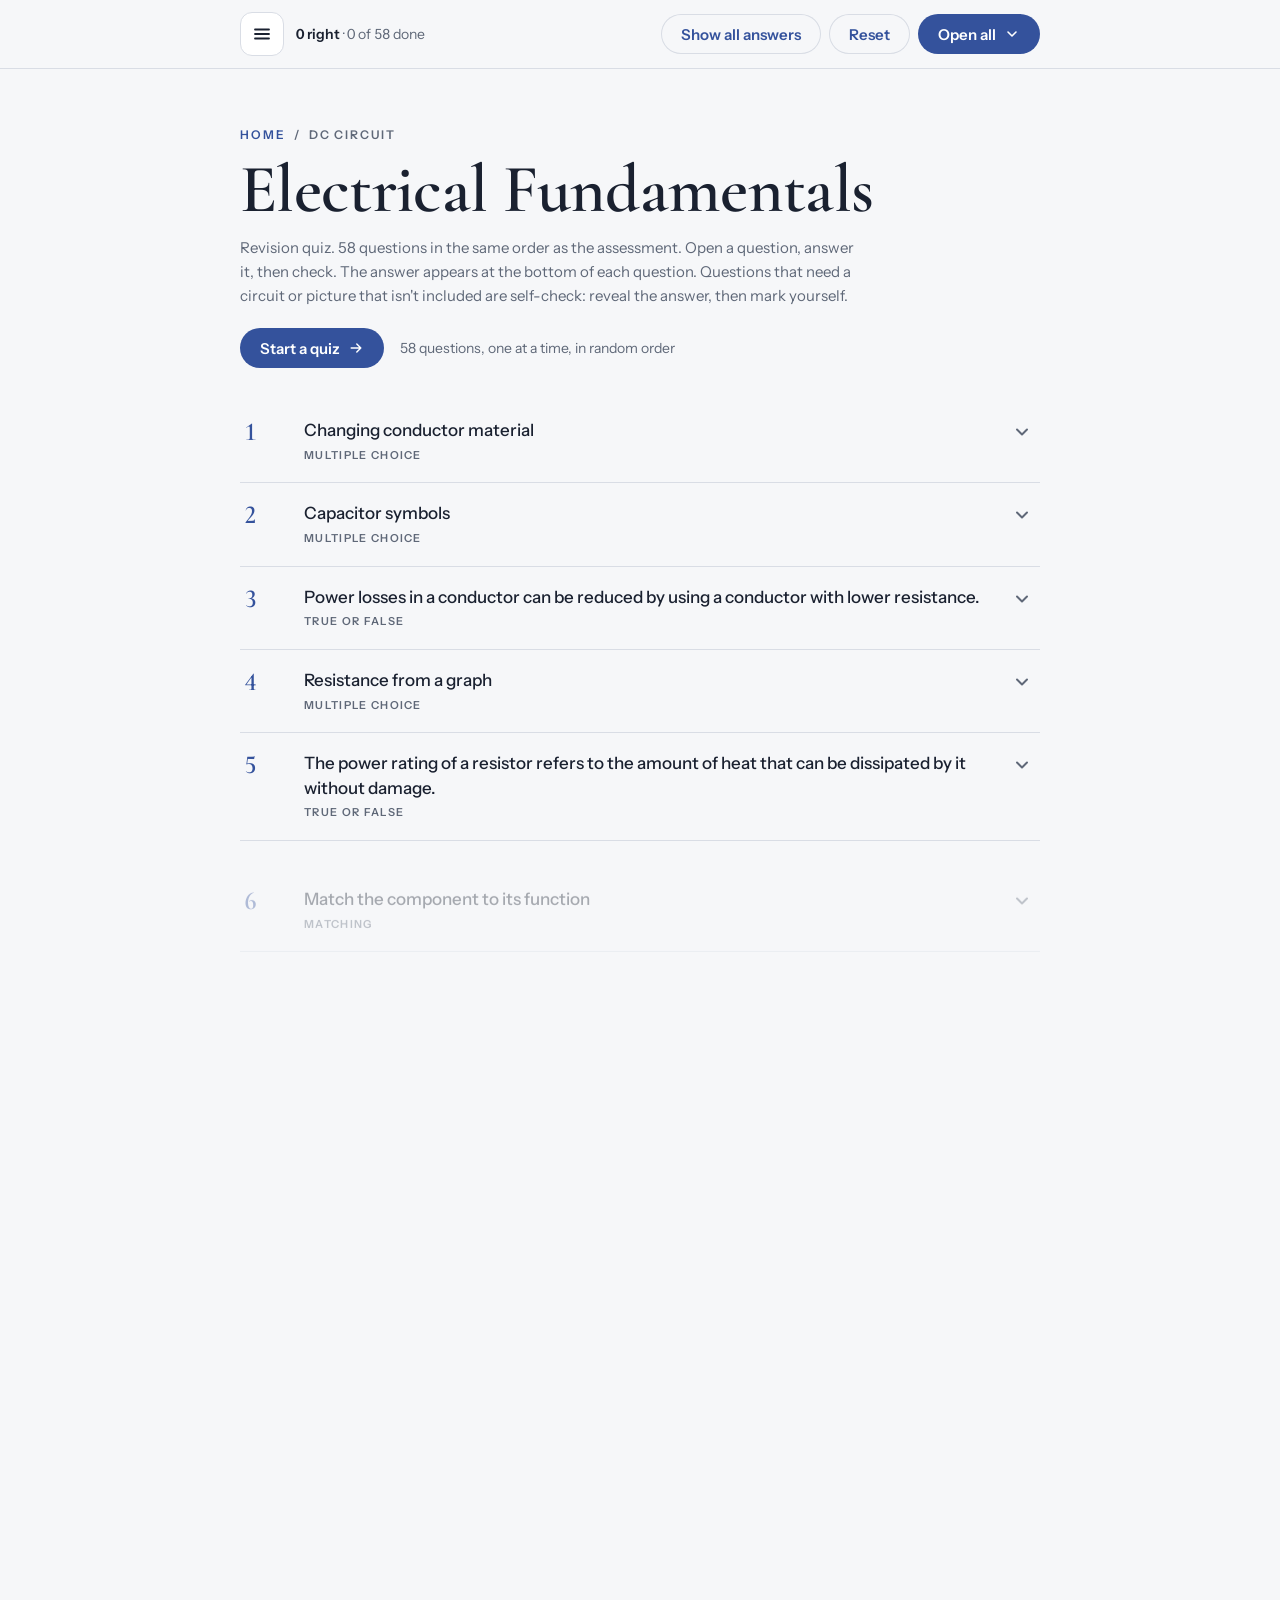
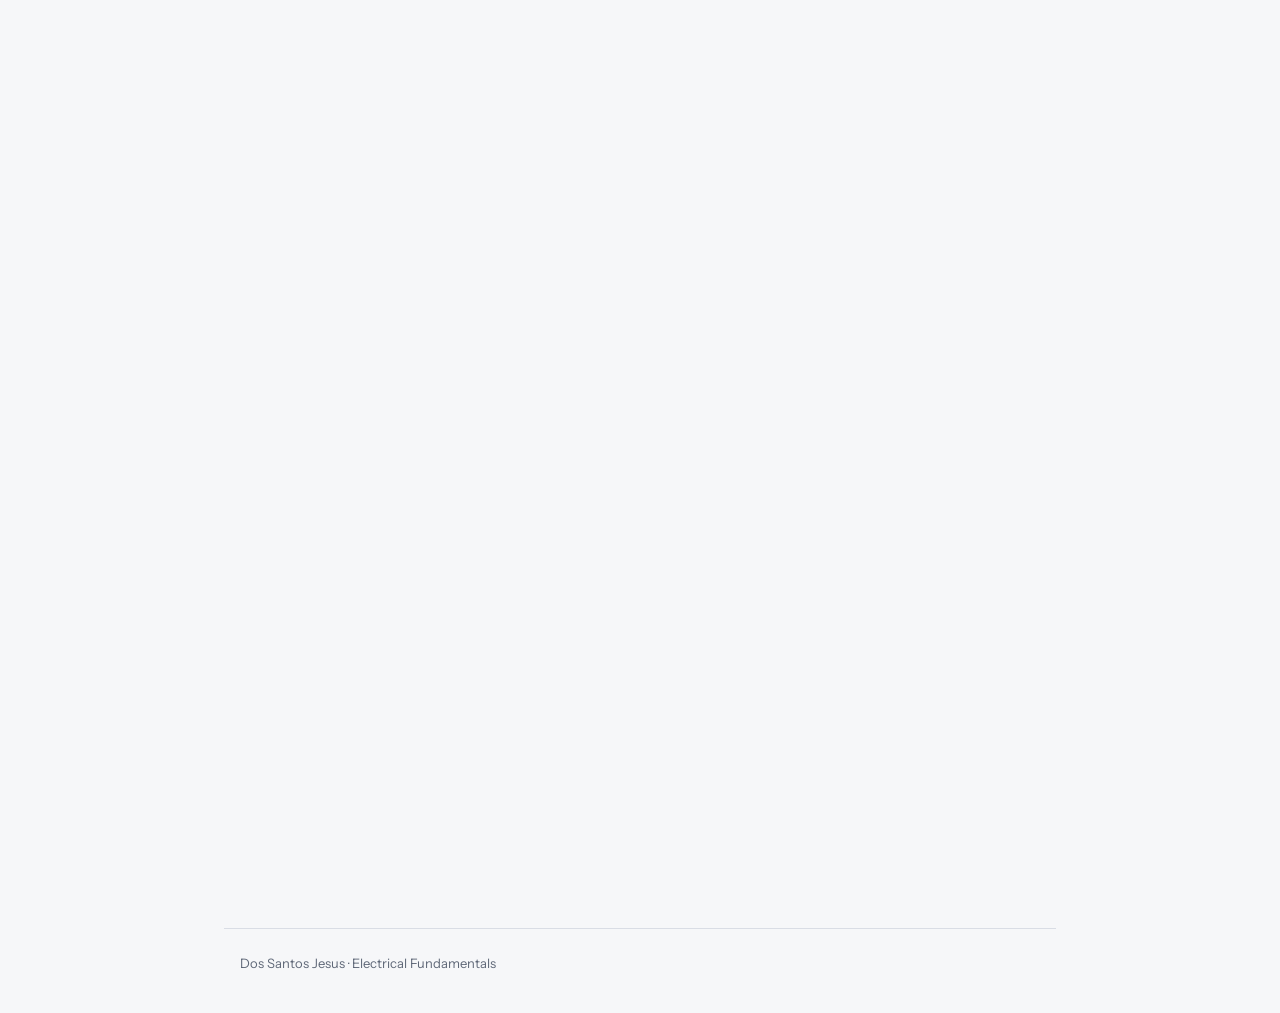
<file: dc-circuit/electrical-fundamentals/index.html>
<!doctype html>
<html lang="en">
<head>
<meta charset="utf-8">
<meta name="viewport" content="width=device-width, initial-scale=1, viewport-fit=cover">
<title>Electrical Fundamentals</title>
<meta name="description" content="DC Circuit: Electrical Fundamentals revision questions with answers. Dos Santos Jesus Study Guide.">
<link rel="preconnect" href="https://fonts.googleapis.com">
<link rel="preconnect" href="https://fonts.gstatic.com" crossorigin>
<link rel="stylesheet" href="https://fonts.googleapis.com/css2?family=Cormorant+Garamond:ital,wght@0,500;0,600;1,500;1,600&family=Instrument+Sans:wght@400;500;600&display=swap">
<link rel="stylesheet" href="../../assets/site.css?v=8">
<link rel="stylesheet" href="../../assets/quiz.css?v=3">
<script>(function(d){try{if("IntersectionObserver" in window&&!matchMedia("(prefers-reduced-motion: reduce)").matches){d.classList.add("js-reveal");setTimeout(function(){if(!window.SITE)d.classList.remove("js-reveal")},3000)}}catch(e){}})(document.documentElement);</script>
<link rel="stylesheet" href="../../assets/study.css?v=1">
</head>
<body data-page="electrical-fundamentals">

<div class="bar">
  <div class="wrap">
    <div class="bar-left">
      <button class="menu-btn" type="button" data-menu-open aria-controls="site-menu" aria-expanded="false" aria-label="Open menu">
        <svg viewBox="0 0 20 20" fill="none" aria-hidden="true"><path d="M3 5.5h14M3 10h14M3 14.5h14" stroke="currentColor" stroke-width="1.8" stroke-linecap="round"/></svg>
      </button>
      <p class="score" id="score" aria-live="polite"><strong>0 right</strong> · 0 of 58 done</p>
    </div>
    <div class="bar-actions">
      <button class="btn ghost" id="show-all" type="button">Show all answers</button>
      <button class="btn ghost" id="reset-all" type="button">Reset</button>
      <button class="btn" id="toggle-all" type="button" aria-pressed="false">
        <span id="toggle-label">Open all</span>
        <svg viewBox="0 0 20 20" fill="none" aria-hidden="true"><path d="M5 7.5l5 5 5-5" stroke="currentColor" stroke-width="2" stroke-linecap="round" stroke-linejoin="round"/></svg>
      </button>
    </div>
  </div>
</div>

<header class="wrap page-head">
  <nav class="crumbs" aria-label="Breadcrumb"><a href="../../">Home</a><span aria-hidden="true">/</span><span>DC Circuit</span></nav>
  <h1>Electrical Fundamentals</h1>
  <p class="lede">Revision quiz. 58 questions in the same order as the assessment. Open a question, answer it, then check. The answer appears at the bottom of each question. Questions that need a circuit or picture that isn't included are self-check: reveal the answer, then mark yourself.</p>
  <div class="start-row">
    <a class="btn" href="quiz/">
      Start a quiz
      <svg viewBox="0 0 20 20" fill="none" aria-hidden="true"><path d="M4 10h12M11 5l5 5-5 5" stroke="currentColor" stroke-width="1.8" stroke-linecap="round" stroke-linejoin="round"/></svg>
    </a>
    <span class="start-note">58 questions, one at a time, in random order</span>
  </div>
</header>

<main class="wrap">
  <div class="qs" id="qs"></div>
  <noscript><p>Turn on JavaScript to use the quiz.</p></noscript>
</main>

<footer class="wrap">Dos Santos Jesus · Electrical Fundamentals</footer>

<script src="questions.js?v=2"></script>
<script src="../../assets/quiz-kit.js?v=2"></script>
<script src="../../assets/study.js?v=1"></script>
<script src="../../assets/site.js?v=8" data-root="../../"></script>
</body>
</html>
</file>
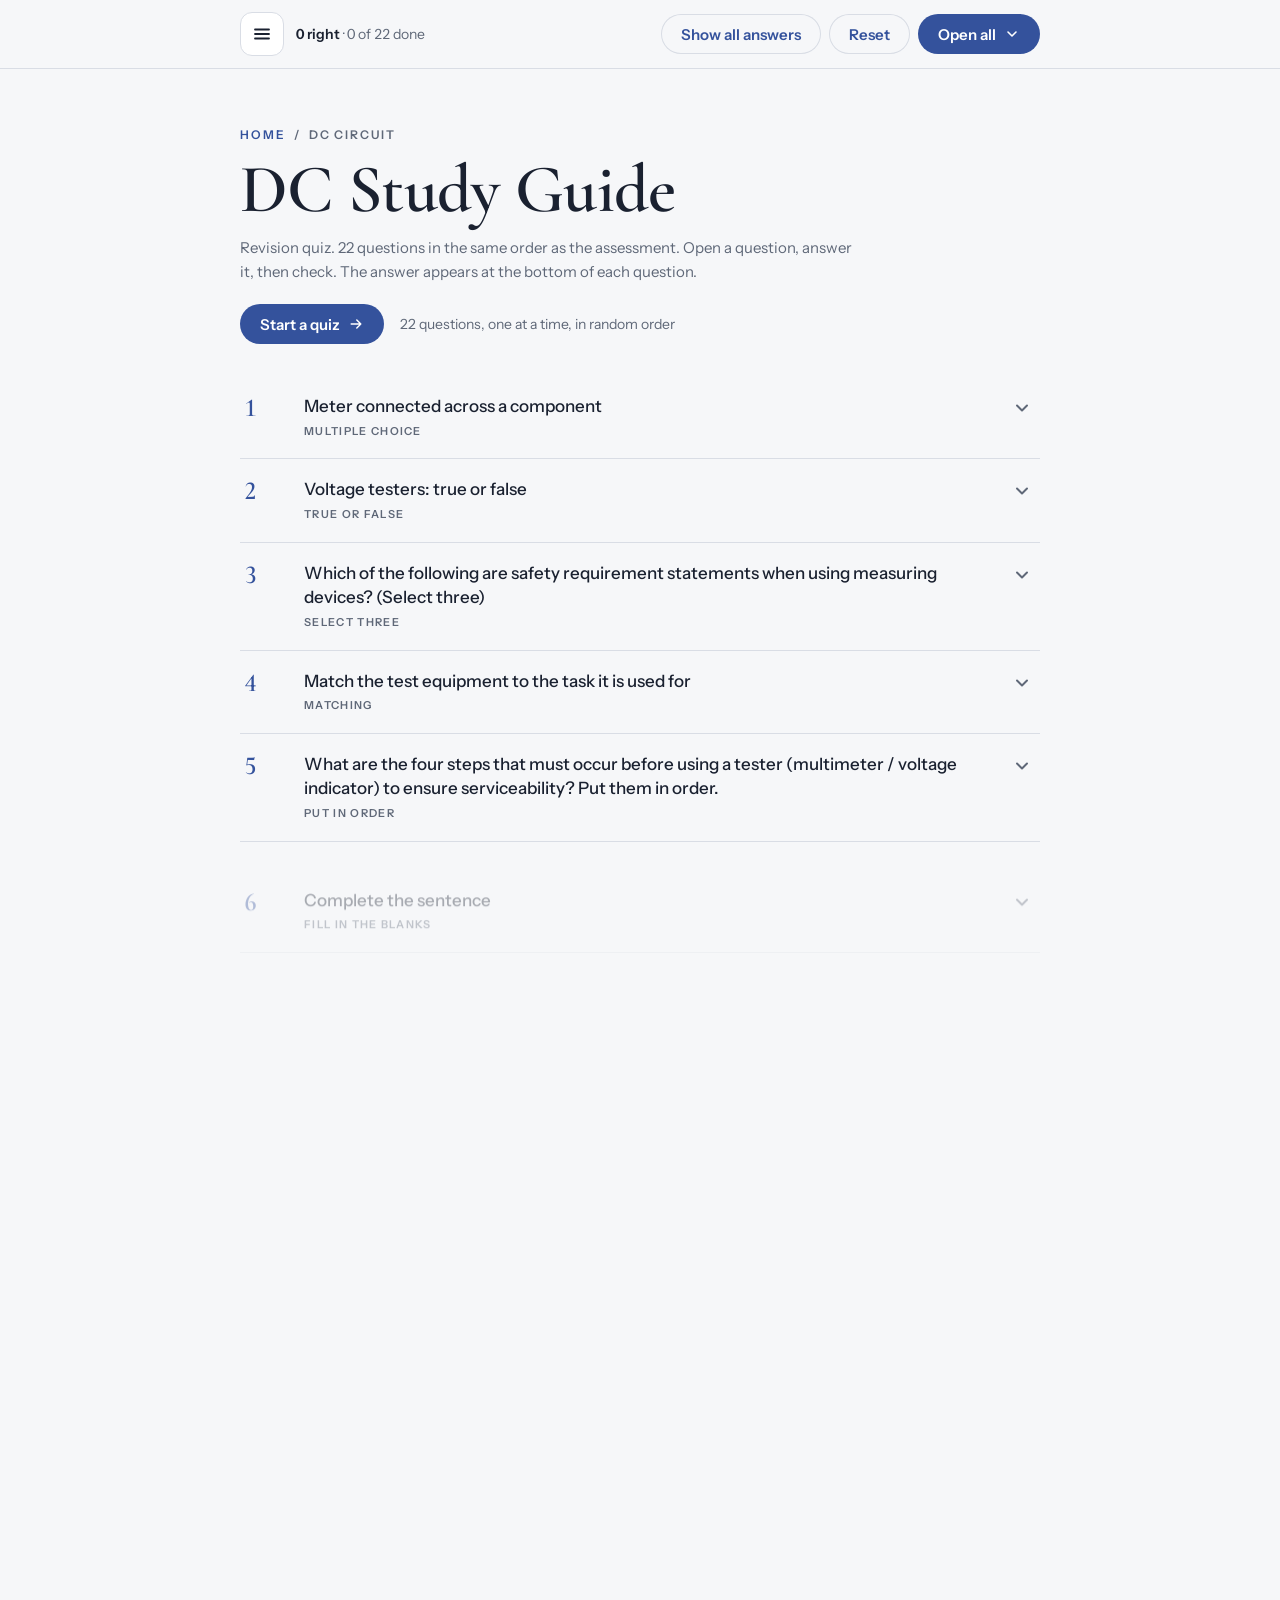
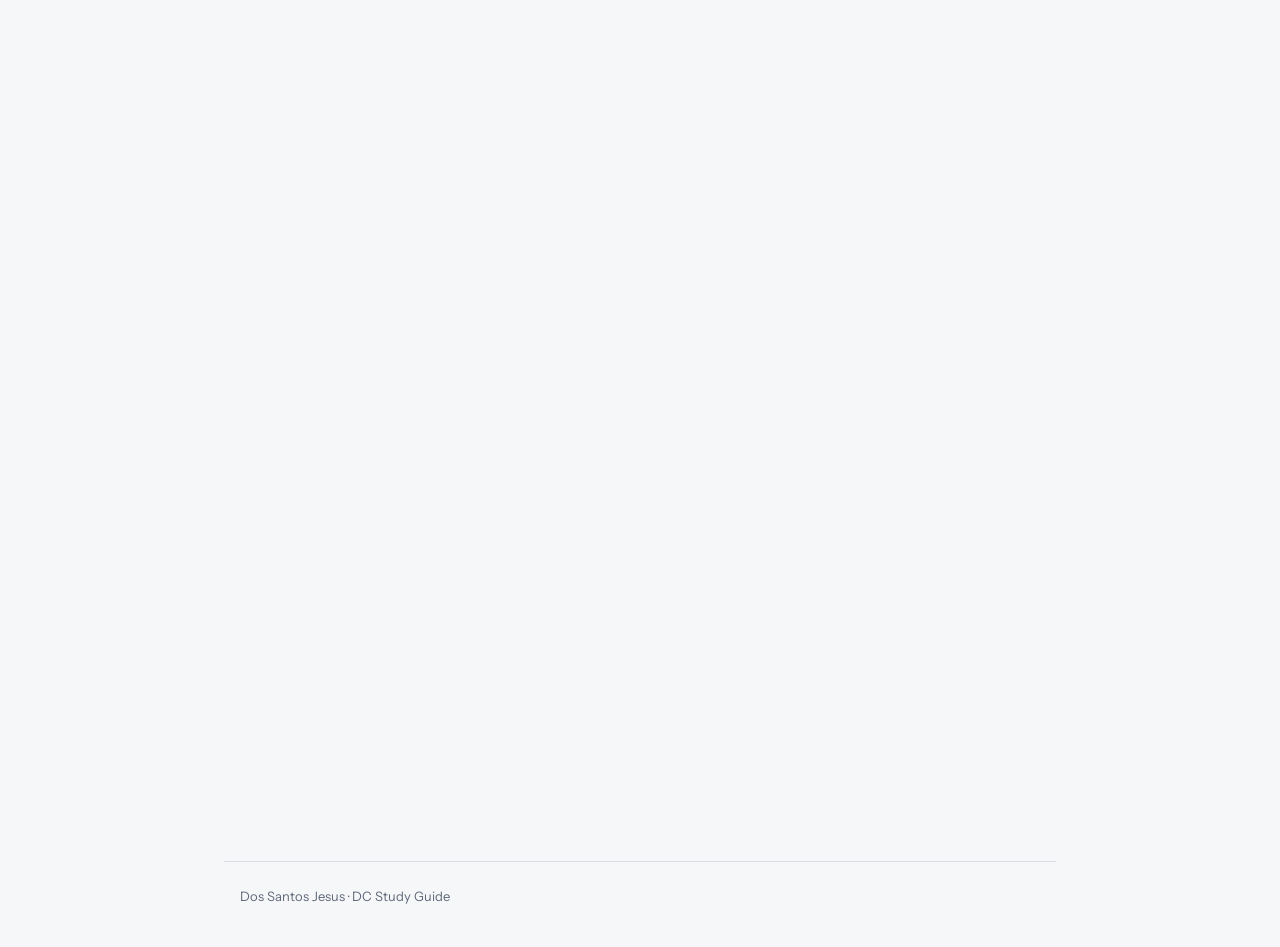
<file: dc-circuit/measuring-instruments/index.html>
<!doctype html>
<html lang="en">
<head>
<meta charset="utf-8">
<meta name="viewport" content="width=device-width, initial-scale=1, viewport-fit=cover">
<title>DC Study Guide Quiz</title>
<meta name="description" content="DC Circuit: DC Study Guide revision quiz with answers. Dos Santos Jesus Study Guide.">
<link rel="preconnect" href="https://fonts.googleapis.com">
<link rel="preconnect" href="https://fonts.gstatic.com" crossorigin>
<link rel="stylesheet" href="https://fonts.googleapis.com/css2?family=Cormorant+Garamond:ital,wght@0,500;0,600;1,500;1,600&family=Instrument+Sans:wght@400;500;600&display=swap">
<link rel="stylesheet" href="../../assets/site.css?v=8">
<link rel="stylesheet" href="../../assets/quiz.css?v=3">
<script>(function(d){try{if("IntersectionObserver" in window&&!matchMedia("(prefers-reduced-motion: reduce)").matches){d.classList.add("js-reveal");setTimeout(function(){if(!window.SITE)d.classList.remove("js-reveal")},3000)}}catch(e){}})(document.documentElement);</script>
<link rel="stylesheet" href="../../assets/study.css?v=1">
</head>
<body data-page="measuring-instruments">

<div class="bar">
  <div class="wrap">
    <div class="bar-left">
      <button class="menu-btn" type="button" data-menu-open aria-controls="site-menu" aria-expanded="false" aria-label="Open menu">
        <svg viewBox="0 0 20 20" fill="none" aria-hidden="true"><path d="M3 5.5h14M3 10h14M3 14.5h14" stroke="currentColor" stroke-width="1.8" stroke-linecap="round"/></svg>
      </button>
      <p class="score" id="score" aria-live="polite"><strong>0 right</strong> · 0 of 22 done</p>
    </div>
    <div class="bar-actions">
      <button class="btn ghost" id="show-all" type="button">Show all answers</button>
      <button class="btn ghost" id="reset-all" type="button">Reset</button>
      <button class="btn" id="toggle-all" type="button" aria-pressed="false">
        <span id="toggle-label">Open all</span>
        <svg viewBox="0 0 20 20" fill="none" aria-hidden="true"><path d="M5 7.5l5 5 5-5" stroke="currentColor" stroke-width="2" stroke-linecap="round" stroke-linejoin="round"/></svg>
      </button>
    </div>
  </div>
</div>

<header class="wrap page-head">
  <nav class="crumbs" aria-label="Breadcrumb"><a href="../../">Home</a><span aria-hidden="true">/</span><span>DC Circuit</span></nav>
  <h1>DC Study Guide</h1>
  <p class="lede">Revision quiz. 22 questions in the same order as the assessment. Open a question, answer it, then check. The answer appears at the bottom of each question.</p>
  <div class="start-row">
    <a class="btn" href="quiz/">
      Start a quiz
      <svg viewBox="0 0 20 20" fill="none" aria-hidden="true"><path d="M4 10h12M11 5l5 5-5 5" stroke="currentColor" stroke-width="1.8" stroke-linecap="round" stroke-linejoin="round"/></svg>
    </a>
    <span class="start-note">22 questions, one at a time, in random order</span>
  </div>
</header>

<main class="wrap">
  <div class="qs" id="qs"></div>
  <noscript><p>Turn on JavaScript to use the quiz.</p></noscript>
</main>

<footer class="wrap">Dos Santos Jesus · DC Study Guide</footer>

<script src="questions.js?v=2"></script>
<script src="../../assets/quiz-kit.js?v=2"></script>
<script src="../../assets/study.js?v=1"></script>
<script src="../../assets/site.js?v=8" data-root="../../"></script>
</body>
</html>
</file>
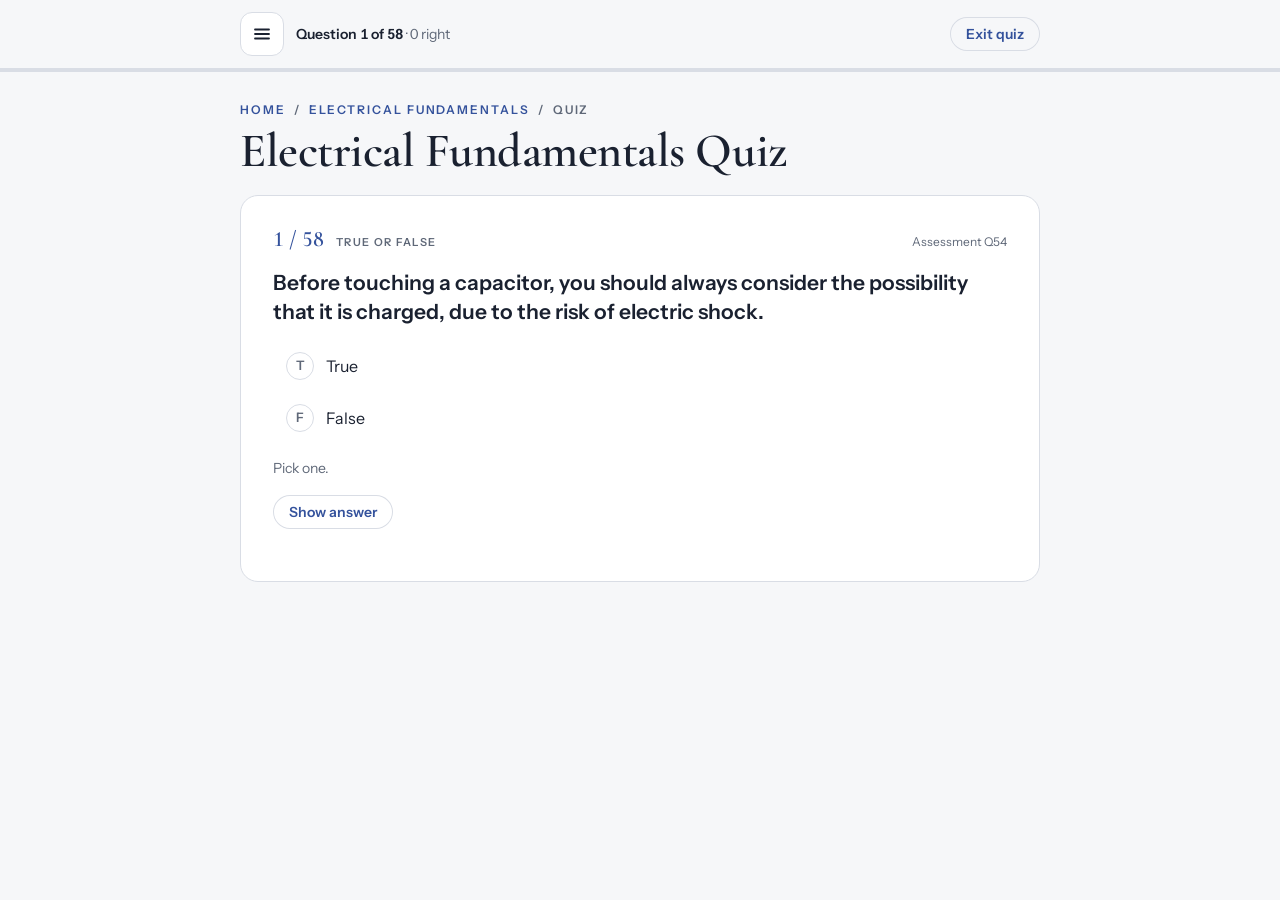
<file: dc-circuit/electrical-fundamentals/quiz/index.html>
<!doctype html>
<html lang="en">
<head>
<meta charset="utf-8">
<meta name="viewport" content="width=device-width, initial-scale=1, viewport-fit=cover">
<title>Electrical Fundamentals Quiz</title>
<meta name="description" content="Electrical Fundamentals quiz: one question at a time, in random order. Dos Santos Jesus Study Guide.">
<link rel="preconnect" href="https://fonts.googleapis.com">
<link rel="preconnect" href="https://fonts.gstatic.com" crossorigin>
<link rel="stylesheet" href="https://fonts.googleapis.com/css2?family=Cormorant+Garamond:ital,wght@0,500;0,600;1,500;1,600&family=Instrument+Sans:wght@400;500;600&display=swap">
<link rel="stylesheet" href="../../../assets/site.css?v=8">
<link rel="stylesheet" href="../../../assets/quiz.css?v=3">
<link rel="stylesheet" href="../../../assets/quiz-page.css?v=1">
</head>
<body data-page="ef-quiz">

<div class="qbar">
  <div class="wrap">
    <div class="qbar-left">
      <button class="menu-btn" type="button" data-menu-open aria-controls="site-menu" aria-expanded="false" aria-label="Open menu">
        <svg viewBox="0 0 20 20" fill="none" aria-hidden="true"><path d="M3 5.5h14M3 10h14M3 14.5h14" stroke="currentColor" stroke-width="1.8" stroke-linecap="round"/></svg>
      </button>
      <p class="qcount" id="qcount" aria-live="polite"><strong>Question 1 of 58</strong> · 0 right</p>
    </div>
    <a class="btn ghost small" href="../">Exit quiz</a>
  </div>
  <div class="meter" aria-hidden="true"><span id="meter"></span></div>
</div>

<header class="wrap page-head compact">
  <nav class="crumbs" aria-label="Breadcrumb"><a href="../../../">Home</a><span aria-hidden="true">/</span><a href="../">Electrical Fundamentals</a><span aria-hidden="true">/</span><span>Quiz</span></nav>
  <h1>Electrical Fundamentals Quiz</h1>
</header>

<main class="wrap stage" id="stage"></main>

<script src="../questions.js?v=2"></script>
<script src="../../../assets/quiz-kit.js?v=2"></script>
<script src="../../../assets/quiz-page.js?v=1"></script>
<script src="../../../assets/site.js?v=8" data-root="../../../"></script>
</body>
</html>
</file>
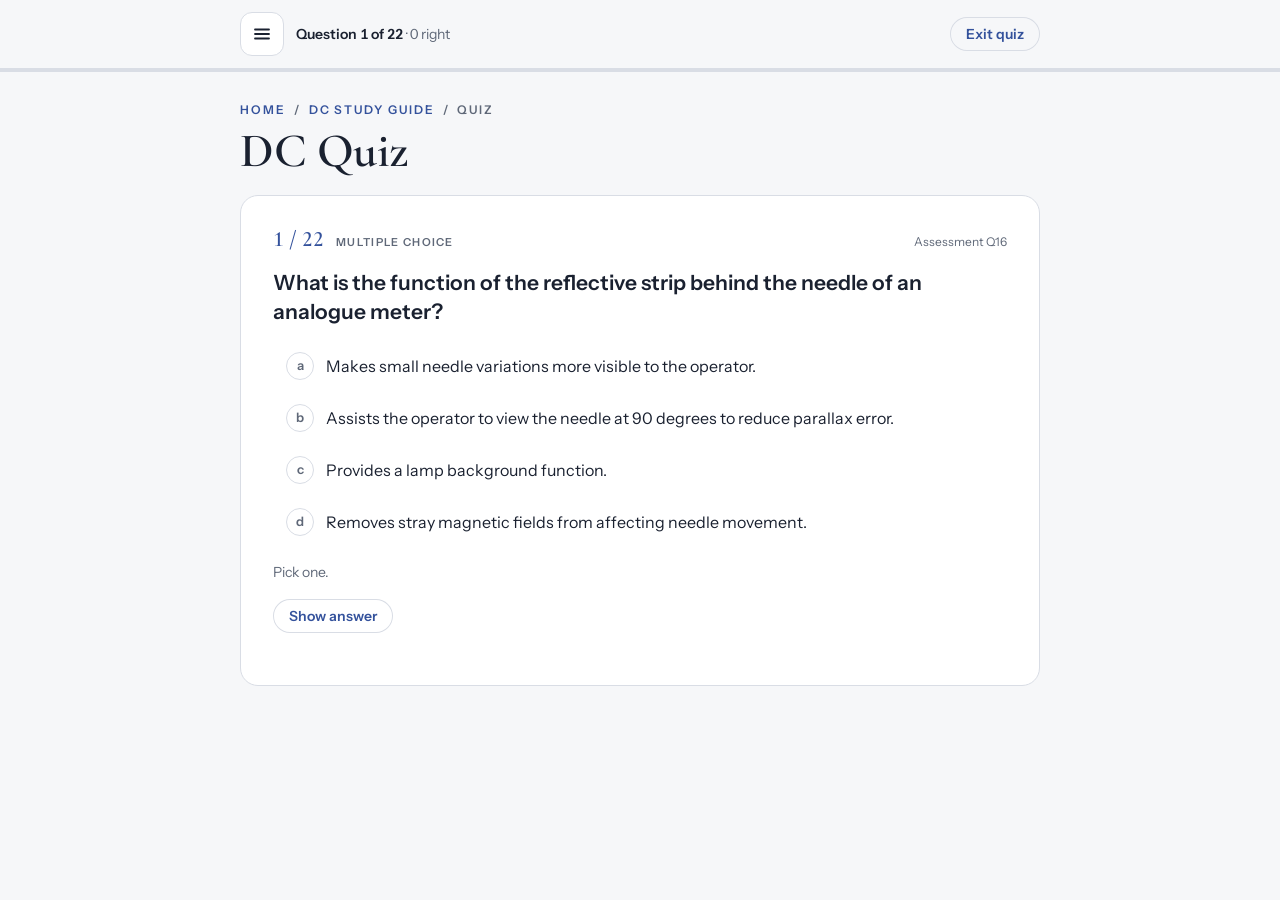
<file: dc-circuit/measuring-instruments/quiz/index.html>
<!doctype html>
<html lang="en">
<head>
<meta charset="utf-8">
<meta name="viewport" content="width=device-width, initial-scale=1, viewport-fit=cover">
<title>DC Quiz</title>
<meta name="description" content="DC Study Guide quiz: one question at a time, in random order. Dos Santos Jesus Study Guide.">
<link rel="preconnect" href="https://fonts.googleapis.com">
<link rel="preconnect" href="https://fonts.gstatic.com" crossorigin>
<link rel="stylesheet" href="https://fonts.googleapis.com/css2?family=Cormorant+Garamond:ital,wght@0,500;0,600;1,500;1,600&family=Instrument+Sans:wght@400;500;600&display=swap">
<link rel="stylesheet" href="../../../assets/site.css?v=8">
<link rel="stylesheet" href="../../../assets/quiz.css?v=3">
<link rel="stylesheet" href="../../../assets/quiz-page.css?v=1">
</head>
<body data-page="dc-quiz">

<div class="qbar">
  <div class="wrap">
    <div class="qbar-left">
      <button class="menu-btn" type="button" data-menu-open aria-controls="site-menu" aria-expanded="false" aria-label="Open menu">
        <svg viewBox="0 0 20 20" fill="none" aria-hidden="true"><path d="M3 5.5h14M3 10h14M3 14.5h14" stroke="currentColor" stroke-width="1.8" stroke-linecap="round"/></svg>
      </button>
      <p class="qcount" id="qcount" aria-live="polite"><strong>Question 1 of 22</strong> · 0 right</p>
    </div>
    <a class="btn ghost small" href="../">Exit quiz</a>
  </div>
  <div class="meter" aria-hidden="true"><span id="meter"></span></div>
</div>

<header class="wrap page-head compact">
  <nav class="crumbs" aria-label="Breadcrumb"><a href="../../../">Home</a><span aria-hidden="true">/</span><a href="../">DC Study Guide</a><span aria-hidden="true">/</span><span>Quiz</span></nav>
  <h1>DC Quiz</h1>
</header>

<main class="wrap stage" id="stage"></main>

<script src="../questions.js?v=2"></script>
<script src="../../../assets/quiz-kit.js?v=2"></script>
<script src="../../../assets/quiz-page.js?v=1"></script>
<script src="../../../assets/site.js?v=8" data-root="../../../"></script>
</body>
</html>
</file>
<file: assets/site.css>
/* Shared styles for every page: colour tokens, base type, buttons, page headings, the three-bar menu button and the side menu. */
:root {
  --bg: #f6f7f9;
  --surface: #ffffff;
  --fg: #1a2130;
  --muted: #5f6878;
  --accent: #34529c;
  --accent-soft: #e8edf7;
  --on-accent: #ffffff;
  --rule: #d9dde5;
  --ok: #1f7a4d;
  --ok-soft: #e2f2e9;
  --no: #a63d3d;
  --no-soft: #f7e6e6;
  --grid: rgba(52, 82, 156, 0.08);
  --scrim: rgba(17, 21, 29, 0.4);
  --shadow: 0 24px 64px rgba(17, 21, 29, 0.18);
  --lift: 0 14px 34px rgba(17, 21, 29, 0.1);
  --font-display: "Cormorant Garamond", "Garamond", "Iowan Old Style", Georgia, serif;
  --font-body: "Instrument Sans", "Helvetica Neue", Arial, sans-serif;
}
@media (prefers-color-scheme: dark) {
  :root:not([data-theme="light"]) {
    --bg: #11151d;
    --surface: #171c26;
    --fg: #e7e9ef;
    --muted: #9aa2b3;
    --accent: #93abe6;
    --accent-soft: #1c2436;
    --on-accent: #11151d;
    --rule: #283041;
    --ok: #6fd19d;
    --ok-soft: #15281e;
    --no: #f09a9a;
    --no-soft: #2c1a1c;
    --grid: rgba(147, 171, 230, 0.07);
    --scrim: rgba(0, 0, 0, 0.55);
    --shadow: 0 24px 64px rgba(0, 0, 0, 0.5);
    --lift: 0 14px 34px rgba(0, 0, 0, 0.35);
    color-scheme: dark;
  }
}
:root[data-theme="dark"] {
  --bg: #11151d;
  --surface: #171c26;
  --fg: #e7e9ef;
  --muted: #9aa2b3;
  --accent: #93abe6;
  --accent-soft: #1c2436;
  --on-accent: #11151d;
  --rule: #283041;
  --ok: #6fd19d;
  --ok-soft: #15281e;
  --no: #f09a9a;
  --no-soft: #2c1a1c;
  --grid: rgba(147, 171, 230, 0.07);
  --scrim: rgba(0, 0, 0, 0.55);
  --shadow: 0 24px 64px rgba(0, 0, 0, 0.5);
  --lift: 0 14px 34px rgba(0, 0, 0, 0.35);
  color-scheme: dark;
}

* { box-sizing: border-box; }
:root {
  padding-top: env(safe-area-inset-top, 0px);
  padding-bottom: env(safe-area-inset-bottom, 0px);
}
html { scroll-behavior: smooth; }
html.menu-open { overflow: hidden; }
body {
  margin: 0;
  background: var(--bg);
  color: var(--fg);
  font-family: var(--font-body);
  font-size: 1rem;
  line-height: 1.6;
  -webkit-font-smoothing: antialiased;
}
body::before {
  content: "";
  position: fixed;
  inset: 0 0 auto;
  height: env(safe-area-inset-top, 0px);
  z-index: 10;
  background: var(--bg);
}
[hidden] { display: none !important; }

.wrap {
  max-width: 52rem;
  margin: 0 auto;
  padding-left: max(16px, env(safe-area-inset-left, 0px));
  padding-right: max(16px, env(safe-area-inset-right, 0px));
}

.eyebrow {
  margin: 0;
  font-size: 0.75rem;
  font-weight: 600;
  letter-spacing: 0.18em;
  text-transform: uppercase;
  color: var(--accent);
}

/* Top bar */
.topbar .wrap { padding-block: 1rem; display: flex; align-items: center; gap: 0.75rem; }

/* Page headings (inner pages) */
.page-head {
  padding-block: clamp(2rem, 6vw, 3.5rem) 2rem;
  display: flex;
  flex-direction: column;
  gap: 0.75rem;
}
.crumbs {
  display: flex;
  flex-wrap: wrap;
  align-items: center;
  gap: 0.5rem;
  font-size: 0.75rem;
  font-weight: 600;
  letter-spacing: 0.16em;
  text-transform: uppercase;
  color: var(--muted);
}
.crumbs a { color: var(--accent); text-decoration: none; }
.crumbs a:hover { text-decoration: underline; }
.crumbs a:focus-visible { outline: 2px solid var(--accent); outline-offset: 2px; border-radius: 2px; }
.page-head h1 {
  margin: 0;
  font-family: var(--font-display);
  font-weight: 600;
  font-size: clamp(2.5rem, 8vw, 4.25rem);
  line-height: 1;
  letter-spacing: -0.01em;
  text-wrap: balance;
}
.lede { margin: 0; color: var(--muted); font-size: 0.9375rem; max-width: 62ch; }

/* Buttons */
.btn {
  appearance: none;
  border: 0;
  border-radius: 999px;
  background: var(--accent);
  color: var(--on-accent);
  font: 600 0.9375rem/1 var(--font-body);
  padding: 0.75rem 1.25rem;
  cursor: pointer;
  display: inline-flex;
  align-items: center;
  gap: 0.5rem;
  text-decoration: none;
}
.btn:hover { filter: brightness(1.08); }
.btn.small { padding: 0.625rem 1rem; font-size: 0.875rem; }
.btn.ghost {
  background: transparent;
  color: var(--accent);
  box-shadow: inset 0 0 0 1px var(--rule);
}
.btn.ghost:hover { background: var(--accent-soft); filter: none; }
.btn:disabled { opacity: 0.45; cursor: not-allowed; filter: none; }
.btn:focus-visible { outline: 2px solid var(--accent); outline-offset: 2px; }

/* Three-bar menu button */
.menu-btn {
  appearance: none;
  flex-shrink: 0;
  width: 2.75rem;
  height: 2.75rem;
  display: grid;
  place-items: center;
  border-radius: 12px;
  border: 1px solid var(--rule);
  background: var(--surface);
  color: var(--fg);
  cursor: pointer;
  transition: color 0.15s ease, border-color 0.15s ease;
}
.menu-btn:hover { color: var(--accent); border-color: var(--accent); }
.menu-btn svg { width: 1.25rem; height: 1.25rem; }
.menu-btn:focus-visible,
.drawer a:focus-visible,
.drawer button:focus-visible {
  outline: 2px solid var(--accent);
  outline-offset: 2px;
}

/* Side menu */
.scrim {
  position: fixed;
  inset: 0;
  z-index: 20;
  background: var(--scrim);
  opacity: 0;
  visibility: hidden;
  transition: opacity 0.2s ease, visibility 0.2s;
}
.drawer {
  position: fixed;
  top: 0;
  bottom: 0;
  left: 0;
  z-index: 21;
  width: min(22rem, 88vw);
  display: flex;
  flex-direction: column;
  background: var(--surface);
  border-right: 1px solid var(--rule);
  box-shadow: var(--shadow);
  padding-top: calc(env(safe-area-inset-top, 0px) + 1rem);
  padding-bottom: calc(env(safe-area-inset-bottom, 0px) + 1.5rem);
  padding-left: max(1.25rem, env(safe-area-inset-left, 0px));
  padding-right: 1.25rem;
  overflow-y: auto;
  transform: translateX(-100%);
  visibility: hidden;
  transition: transform 0.25s ease, visibility 0.25s;
}
.menu-open .scrim { opacity: 1; visibility: visible; }
.menu-open .drawer { transform: none; visibility: visible; }

.drawer-head {
  display: flex;
  align-items: center;
  justify-content: space-between;
  gap: 1rem;
  padding-bottom: 1rem;
  border-bottom: 1px solid var(--rule);
}
.drawer-brand {
  font-family: var(--font-display);
  font-weight: 600;
  font-size: 1.375rem;
  line-height: 1.1;
  color: var(--fg);
  text-decoration: none;
}
.close-btn {
  appearance: none;
  width: 2.5rem;
  height: 2.5rem;
  display: grid;
  place-items: center;
  border: 0;
  border-radius: 10px;
  background: transparent;
  color: var(--muted);
  cursor: pointer;
}
.close-btn:hover { background: var(--accent-soft); color: var(--fg); }
.close-btn svg { width: 1.25rem; height: 1.25rem; }

.nav { display: flex; flex-direction: column; gap: 1.25rem; padding-top: 1.25rem; }
.nav-top { display: flex; flex-direction: column; gap: 0.25rem; }
.nav-home {
  display: flex;
  align-items: center;
  gap: 0.625rem;
  padding: 0.625rem 0.75rem;
  border-radius: 10px;
  color: var(--fg);
  text-decoration: none;
  font-weight: 500;
}
.nav-home svg { width: 1.125rem; height: 1.125rem; color: var(--muted); }
.nav-home:hover, .nav-link:hover { background: var(--accent-soft); }
.nav-home[aria-current="page"], .nav-link[aria-current="page"] { background: var(--accent-soft); color: var(--accent); }
.nav-home[aria-current="page"] svg { color: var(--accent); }

.nav-group { display: flex; flex-direction: column; gap: 0.375rem; }
.group-btn {
  appearance: none;
  width: 100%;
  display: flex;
  align-items: center;
  justify-content: space-between;
  gap: 1rem;
  padding: 0.375rem 0.75rem;
  border: 0;
  border-radius: 10px;
  background: transparent;
  color: var(--fg);
  font-family: var(--font-display);
  font-weight: 600;
  font-size: 1.5rem;
  line-height: 1.2;
  text-align: left;
  cursor: pointer;
}
.group-btn:hover { color: var(--accent); }
.group-btn svg { width: 1.125rem; height: 1.125rem; color: var(--muted); transition: transform 0.2s ease; flex-shrink: 0; }
.group-btn[aria-expanded="true"] svg { transform: rotate(180deg); }
.group-list {
  list-style: none;
  margin: 0 0 0 0.75rem;
  padding: 0 0 0 0.75rem;
  border-left: 1px solid var(--rule);
  display: flex;
  flex-direction: column;
  gap: 0.25rem;
}
.nav-link {
  display: flex;
  flex-direction: column;
  gap: 0.125rem;
  padding: 0.625rem 0.75rem;
  border-radius: 10px;
  color: var(--fg);
  text-decoration: none;
}
.nav-link .t { font-weight: 500; }
.nav-sub {
  display: flex;
  align-items: center;
  gap: 0.5rem;
  margin: 0.125rem 0 0.375rem 0.75rem;
  padding: 0.375rem 0.75rem;
  border-radius: 8px;
  font-size: 0.8125rem;
  font-weight: 600;
  color: var(--accent);
  text-decoration: none;
}
.nav-sub svg { width: 1rem; height: 1rem; flex-shrink: 0; }
.nav-sub:hover, .nav-sub[aria-current="page"] { background: var(--accent-soft); }
.nav-link .m { font-size: 0.8125rem; color: var(--muted); }

@media (prefers-reduced-motion: reduce) {
  html { scroll-behavior: auto; }
  .scrim, .drawer, .group-btn svg, .menu-btn { transition: none; }
}

/* Seamless motion: pages cross-fade, things fade in and out as they scroll in and out of view, gentle entrances */
@view-transition { navigation: auto; }
::view-transition-old(root) { animation: page-out 0.22s ease both; }
::view-transition-new(root) { animation: page-in 0.42s cubic-bezier(0.2, 0.7, 0.2, 1) both; }
@keyframes page-out { to { opacity: 0; transform: translateY(-10px); } }
@keyframes page-in { from { opacity: 0; transform: translateY(14px); } }
@keyframes rise { from { opacity: 0; translate: 0 16px; } }
@keyframes pop { from { opacity: 0; translate: 0 6px; } }

.js-reveal .reveal { will-change: opacity, translate; }

@media (prefers-reduced-motion: no-preference) {
  .page-head > * { animation: rise 0.7s cubic-bezier(0.2, 0.7, 0.2, 1) both; }
  .page-head > :nth-child(2) { animation-delay: 0.06s; }
  .page-head > :nth-child(3) { animation-delay: 0.12s; }
  .page-head > :nth-child(4) { animation-delay: 0.18s; }
}
@media (prefers-reduced-motion: reduce) {
  @view-transition { navigation: none; }
  .reveal { opacity: 1 !important; translate: none !important; }
}
</file>
<file: assets/quiz.css>
/* Shared quiz parts: answer options, true/false toggles, ordering, matching, blanks, results and answer boxes.
   Used by the study guide page and the one-at-a-time quiz page. */
.prompt { margin: 0; max-width: 65ch; }
.hint { margin: 0; font-size: 0.875rem; color: var(--muted); }

/* Choice rows (multiple choice and ordering) */
.opts { display: flex; flex-direction: column; gap: 0.375rem; }
.opt {
  appearance: none;
  width: 100%;
  font: inherit;
  color: inherit;
  text-align: left;
  background: transparent;
  border: 1px solid transparent;
  display: grid;
  grid-template-columns: 1.75rem 1fr auto;
  gap: 0.75rem;
  align-items: start;
  padding: 0.5rem 0.75rem;
  border-radius: 8px;
  cursor: pointer;
}
.opts:not(.locked) .opt:hover { background: var(--accent-soft); }
.opts.locked .opt { cursor: default; }
.opt .letter {
  width: 1.75rem;
  height: 1.75rem;
  border-radius: 50%;
  border: 1px solid var(--rule);
  display: grid;
  place-items: center;
  font-size: 0.8125rem;
  font-weight: 600;
  color: var(--muted);
  background: var(--surface);
  font-variant-numeric: tabular-nums;
}
.opt .txt { min-width: 0; padding-top: 0.125rem; }
.opt .tag {
  font-size: 0.6875rem;
  font-weight: 600;
  letter-spacing: 0.1em;
  text-transform: uppercase;
  padding-top: 0.375rem;
  white-space: nowrap;
}
.opt.picked { background: var(--accent-soft); border-color: var(--accent); }
.opt.picked .letter { background: var(--accent); border-color: var(--accent); color: var(--on-accent); }
.opt.correct { background: var(--ok-soft); }
.opt.correct .letter { background: var(--ok); border-color: var(--ok); color: var(--bg); }
.opt.correct .txt { font-weight: 500; }
.opt.correct .tag { color: var(--ok); }
.opt.wrong { background: var(--no-soft); }
.opt.wrong .letter { background: var(--no); border-color: var(--no); color: var(--bg); }
.opt.wrong .tag { color: var(--no); }

/* True/false and blank toggles */
.seg {
  display: inline-flex;
  border: 1px solid var(--rule);
  border-radius: 999px;
  overflow: hidden;
  background: var(--surface);
  flex-shrink: 0;
}
.seg button {
  appearance: none;
  border: 0;
  background: transparent;
  color: var(--muted);
  font: 600 0.8125rem/1 var(--font-body);
  padding: 0.5rem 0.75rem;
  cursor: pointer;
}
.seg button + button { border-left: 1px solid var(--rule); }
.locked .seg button { cursor: default; }
.seg button.picked { background: var(--accent); color: var(--on-accent); }
.seg button.correct { background: var(--ok); color: var(--bg); }
.seg button.wrong { background: var(--no); color: var(--bg); }
.mark { font-weight: 700; width: 1rem; display: inline-block; text-align: center; }
.mark.ok { color: var(--ok); }
.mark.no { color: var(--no); }

.table-wrap { overflow-x: auto; border: 1px solid var(--rule); border-radius: 10px; background: var(--surface); }
table { width: 100%; border-collapse: collapse; font-size: 0.9375rem; }
th, td { text-align: left; vertical-align: top; padding: 0.625rem 0.875rem; border-bottom: 1px solid var(--rule); }
tr:last-child td { border-bottom: 0; }
th {
  font-size: 0.6875rem;
  font-weight: 600;
  letter-spacing: 0.12em;
  text-transform: uppercase;
  color: var(--muted);
}
td.ans { white-space: nowrap; width: 1%; }
td.ans .cell { display: flex; align-items: center; gap: 0.5rem; }

/* Fill in the blanks */
.blanks { display: flex; flex-direction: column; gap: 0.75rem; }
.blank { display: flex; flex-wrap: wrap; align-items: center; gap: 0.5rem 0.75rem; }
.blank .lbl { font-size: 0.875rem; font-weight: 600; color: var(--muted); min-width: 4.5rem; }

/* Matching */
.mlist { border: 1px solid var(--rule); border-radius: 10px; background: var(--surface); }
.mrow {
  display: grid;
  grid-template-columns: minmax(0, 1fr) minmax(10rem, 15rem);
  gap: 0.5rem 1rem;
  align-items: center;
  padding: 0.75rem 0.875rem;
  border-bottom: 1px solid var(--rule);
  font-size: 0.9375rem;
}
.mrow:last-child { border-bottom: 0; }
select {
  width: 100%;
  font: inherit;
  font-size: 0.9375rem;
  color: var(--fg);
  background: var(--bg);
  border: 1px solid var(--rule);
  border-radius: 8px;
  padding: 0.5rem 0.625rem;
}
select.ok { border-color: var(--ok); }
select.no { border-color: var(--no); }
.fix { grid-column: 2 / -1; font-size: 0.8125rem; font-weight: 600; }
.mlist.multi .mrow { grid-template-columns: minmax(0, 1fr) repeat(var(--cols, 2), minmax(9rem, 13rem)); }
.mhead {
  font-size: 0.6875rem;
  font-weight: 600;
  letter-spacing: 0.12em;
  text-transform: uppercase;
  color: var(--muted);
  padding-block: 0.5rem;
}

/* Dropdown blanks */
.bsel { width: auto; min-width: 11rem; max-width: 100%; }
.bfix { font-size: 0.8125rem; font-weight: 600; color: var(--ok); }

/* Calculations */
.calc { display: grid; grid-template-columns: repeat(auto-fill, minmax(9.5rem, 1fr)); gap: 0.625rem; }
.cfield {
  display: flex;
  flex-direction: column;
  gap: 0.375rem;
  padding: 0.625rem 0.75rem;
  border: 1px solid var(--rule);
  border-radius: 10px;
  background: var(--surface);
  min-width: 0;
  transition: border-color 0.2s ease, background-color 0.2s ease;
}
.cname { font-size: 0.8125rem; font-weight: 600; color: var(--fg); }
.cline { display: flex; align-items: center; gap: 0.5rem; }
.cline input {
  width: 100%;
  min-width: 0;
  font: inherit;
  font-variant-numeric: tabular-nums;
  color: var(--fg);
  background: var(--bg);
  border: 1px solid var(--rule);
  border-radius: 8px;
  padding: 0.5rem 0.625rem;
}
.cline input:focus-visible { outline: 2px solid var(--accent); outline-offset: 1px; }
.cunit { font-size: 0.875rem; color: var(--muted); white-space: nowrap; }
.cfield.correct { border-color: var(--ok); background: var(--ok-soft); }
.cfield.wrong { border-color: var(--no); background: var(--no-soft); }
.cfix { font-size: 0.8125rem; font-weight: 600; font-variant-numeric: tabular-nums; }
.cfix.ok { color: var(--ok); }
.cfix.no { color: var(--no); }

/* Self-check */
.recall { display: flex; flex-direction: column; align-items: flex-start; gap: 0.75rem; }
.recall .answer { align-self: stretch; }
.fix.ok { color: var(--ok); }
.fix.no { color: var(--no); }

.actions { display: flex; flex-wrap: wrap; align-items: center; gap: 0.5rem 0.75rem; }
.progress { font-size: 0.8125rem; color: var(--muted); font-variant-numeric: tabular-nums; }
.result { margin: 0; font-weight: 600; }
.result.right { color: var(--ok); }
.result.wrong { color: var(--no); }
.result.shown { color: var(--muted); }

.answer {
  background: var(--accent-soft);
  border-radius: 10px;
  padding: 0.875rem 1rem;
  display: flex;
  flex-direction: column;
  gap: 0.375rem;
  max-width: 65ch;
}
.answer .label {
  font-size: 0.6875rem;
  font-weight: 600;
  letter-spacing: 0.14em;
  text-transform: uppercase;
  color: var(--accent);
}
.answer p { margin: 0; }
.answer ol { margin: 0; padding-left: 1.375rem; display: flex; flex-direction: column; gap: 0.25rem; }
.answer ol li::marker { color: var(--accent); font-weight: 600; font-variant-numeric: tabular-nums; }


.opt .tag:empty { display: none; }

@media (max-width: 560px) {
  .opt { padding: 0.5rem; gap: 0.25rem 0.625rem; grid-template-columns: 1.75rem minmax(0, 1fr); }
  .opt .tag { grid-column: 2; padding-top: 0; }
  .mrow, .mlist.multi .mrow { grid-template-columns: 1fr; }
  .mhead { display: none; }
  .fix { grid-column: auto; }
  .bsel { width: 100%; }
  th, td { padding: 0.625rem; }
}

/* Smooth state changes */
.opt, .opt .letter, .seg button, select { transition: background-color 0.2s ease, border-color 0.2s ease, color 0.2s ease; }
.result:not([hidden]), .answer:not([hidden]), .status:not([hidden]), .fix:not([hidden]) {
  animation: pop 0.35s cubic-bezier(0.2, 0.7, 0.2, 1) both;
}
@media (prefers-reduced-motion: reduce) {
  .opt, .opt .letter, .seg button, select { transition: none; }
  .result, .answer, .status, .fix { animation: none !important; }
}
</file>
<file: assets/study.css>
/* Study guide page layout: sticky bar, heading, question dropdowns, answer key. */
/* Quiz page: sticky bar with the menu, score and controls; a short page heading; then each question drops down into a quiz card with its answer at the bottom. */
.start-row { display: flex; flex-wrap: wrap; align-items: center; gap: 0.75rem 1rem; padding-top: 0.5rem; }
.start-note { font-size: 0.875rem; color: var(--muted); }
.bar-left { display: flex; align-items: center; gap: 0.75rem; min-width: 0; }

/* Sticky toolbar */
.bar {
  position: sticky;
  top: env(safe-area-inset-top, 0px);
  z-index: 5;
  background: var(--bg);
  border-bottom: 1px solid var(--rule);
}
.bar .wrap {
  display: flex;
  flex-wrap: wrap;
  align-items: center;
  justify-content: space-between;
  gap: 0.625rem 1rem;
  padding-block: 0.75rem;
}
.score {
  margin: 0;
  font-size: 0.875rem;
  color: var(--muted);
  font-variant-numeric: tabular-nums;
}
.score strong { color: var(--fg); font-weight: 600; }
.bar-actions { display: flex; flex-wrap: wrap; gap: 0.5rem; }

.btn {
  appearance: none;
  border: 0;
  border-radius: 999px;
  background: var(--accent);
  color: var(--on-accent);
  font: 600 0.9375rem/1 var(--font-body);
  padding: 0.75rem 1.25rem;
  cursor: pointer;
  display: inline-flex;
  align-items: center;
  gap: 0.5rem;
}
.btn:hover { filter: brightness(1.08); }
.btn.small { padding: 0.625rem 1rem; font-size: 0.875rem; }
.btn.ghost {
  background: transparent;
  color: var(--accent);
  box-shadow: inset 0 0 0 1px var(--rule);
}
.btn.ghost:hover { background: var(--accent-soft); filter: none; }
.btn:disabled { opacity: 0.45; cursor: not-allowed; filter: none; }
.btn:focus-visible, summary:focus-visible, .opt:focus-visible, .seg button:focus-visible, select:focus-visible {
  outline: 2px solid var(--accent);
  outline-offset: 2px;
}
.btn svg { width: 1rem; height: 1rem; transition: transform 0.2s ease; }
.btn[aria-pressed="true"] svg { transform: rotate(180deg); }

/* Questions */
main.wrap { padding-block: 0 3rem; }
.qs { display: flex; flex-direction: column; }
details.q { border-bottom: 1px solid var(--rule); }
details.q:last-child { border-bottom: 0; }
summary {
  list-style: none;
  display: grid;
  grid-template-columns: 2.75rem 1fr 1.5rem;
  gap: 1rem;
  align-items: start;
  padding: 1.125rem 0.25rem;
  cursor: pointer;
  border-radius: 6px;
}
summary::-webkit-details-marker { display: none; }
.num {
  font-family: var(--font-display);
  font-weight: 600;
  font-size: 1.625rem;
  line-height: 1.1;
  color: var(--accent);
  font-variant-numeric: tabular-nums lining-nums;
}
.qt { display: flex; flex-direction: column; gap: 0.25rem; min-width: 0; }
.title { font-weight: 500; font-size: 1.0625rem; line-height: 1.45; text-wrap: pretty; }
summary:hover .title { color: var(--accent); }
.meta { display: flex; flex-wrap: wrap; align-items: center; gap: 0.5rem; }
.kind {
  font-size: 0.6875rem;
  font-weight: 600;
  letter-spacing: 0.12em;
  text-transform: uppercase;
  color: var(--muted);
}
.status {
  font-size: 0.6875rem;
  font-weight: 600;
  letter-spacing: 0.08em;
  text-transform: uppercase;
  padding: 0.0625rem 0.5rem;
  border-radius: 999px;
}
.status.right { background: var(--ok-soft); color: var(--ok); }
.status.wrong { background: var(--no-soft); color: var(--no); }
.status.shown { background: var(--accent-soft); color: var(--muted); }
.chev {
  width: 1.25rem;
  height: 1.25rem;
  margin-top: 0.25rem;
  color: var(--muted);
  transition: transform 0.2s ease;
}
details[open] > summary .chev { transform: rotate(180deg); color: var(--accent); }

.body {
  display: flex;
  flex-direction: column;
  gap: 1rem;
  padding: 0 0.25rem 1.75rem calc(2.75rem + 1rem + 0.25rem);
  min-width: 0;
}
.key td:first-child { width: 1%; white-space: nowrap; color: var(--accent); font-weight: 600; font-variant-numeric: tabular-nums; }

footer.wrap {
  padding-block: 1.5rem 2.5rem;
  border-top: 1px solid var(--rule);
  font-size: 0.8125rem;
  color: var(--muted);
}

@media (max-width: 560px) {
  summary { grid-template-columns: 2rem 1fr 1.25rem; gap: 0.75rem; }
  .num { font-size: 1.375rem; }
  .body { padding-left: 0.25rem; }
  .bar .btn { padding: 0.625rem 0.875rem; font-size: 0.875rem; }
}
@media (prefers-reduced-motion: reduce) {
  .chev, .btn svg { transition: none; }
}
</file>
<file: assets/quiz-page.css>
/* One-at-a-time quiz page layout. */
/* Quiz mode: one question card at a time under a sticky progress bar, then a results card. */
.qbar {
  position: sticky;
  top: env(safe-area-inset-top, 0px);
  z-index: 5;
  background: var(--bg);
  border-bottom: 1px solid var(--rule);
}
.qbar .wrap {
  display: flex;
  flex-wrap: wrap;
  align-items: center;
  justify-content: space-between;
  gap: 0.625rem 1rem;
  padding-block: 0.75rem;
}
.qbar-left { display: flex; align-items: center; gap: 0.75rem; min-width: 0; }
.qcount { margin: 0; font-size: 0.875rem; color: var(--muted); font-variant-numeric: tabular-nums; }
.qcount strong { color: var(--fg); font-weight: 600; }
.meter { height: 3px; background: var(--rule); }
.meter span {
  display: block;
  height: 100%;
  width: 0;
  background: var(--accent);
  transition: width 0.45s cubic-bezier(0.2, 0.7, 0.2, 1);
}

.page-head.compact { padding-block: 1.75rem 1.25rem; gap: 0.5rem; }
.page-head.compact h1 { font-size: clamp(2.25rem, 6.5vw, 3rem); }

.stage { padding-bottom: 4rem; }
.qcard {
  display: flex;
  flex-direction: column;
  gap: 1rem;
  padding: clamp(1.25rem, 4vw, 2rem);
  border: 1px solid var(--rule);
  border-radius: 18px;
  background: var(--surface);
  min-width: 0;
}
.qhead { display: flex; flex-wrap: wrap; align-items: baseline; gap: 0.375rem 0.75rem; }
.qnum {
  font-family: var(--font-display);
  font-weight: 600;
  font-size: 1.375rem;
  line-height: 1;
  color: var(--accent);
  font-variant-numeric: tabular-nums lining-nums;
}
.qkind {
  font-size: 0.6875rem;
  font-weight: 600;
  letter-spacing: 0.12em;
  text-transform: uppercase;
  color: var(--muted);
}
.qsrc { margin-left: auto; font-size: 0.75rem; color: var(--muted); }
.qtitle {
  margin: 0;
  font-size: clamp(1.125rem, 3vw, 1.3125rem);
  font-weight: 600;
  line-height: 1.4;
  text-wrap: pretty;
}
.qtitle:focus { outline: none; }
.next-row { display: flex; justify-content: flex-end; padding-top: 0.25rem; }
.btn svg { width: 1rem; height: 1rem; }

/* Card changes: the old one slides out to the left, the new one slides in from the right */
.qcard.enter { animation: card-in 0.42s cubic-bezier(0.2, 0.7, 0.2, 1) both; }
.qcard.leave { animation: card-out 0.22s ease both; }
@keyframes card-in { from { opacity: 0; translate: 36px 0; } }
@keyframes card-out { to { opacity: 0; translate: -28px 0; } }

/* Results */
.big-score {
  margin: 0;
  font-family: var(--font-display);
  font-weight: 600;
  font-size: clamp(4.5rem, 18vw, 7.5rem);
  line-height: 0.9;
  font-variant-numeric: lining-nums tabular-nums;
}
.big-score .of { font-size: 0.42em; color: var(--muted); font-weight: 500; }
.pct { margin: 0; color: var(--muted); }
.res-actions { display: flex; flex-wrap: wrap; gap: 0.5rem 0.75rem; padding-block: 0.5rem; }
.review-title {
  margin: 0.75rem 0 0;
  font-size: 0.6875rem;
  font-weight: 600;
  letter-spacing: 0.14em;
  text-transform: uppercase;
  color: var(--muted);
}
.review { list-style: none; margin: 0; padding: 0; }
.review li {
  display: grid;
  grid-template-columns: 1.5rem minmax(0, 1fr);
  gap: 0.75rem;
  padding: 0.75rem 0;
  border-top: 1px solid var(--rule);
}
.rmark { font-weight: 700; text-align: center; }
.r-right .rmark { color: var(--ok); }
.r-wrong .rmark { color: var(--no); }
.r-shown .rmark { color: var(--muted); }
.rtext { display: flex; flex-direction: column; gap: 0.125rem; min-width: 0; }
.rt { font-weight: 500; }
.rn { color: var(--muted); font-weight: 400; font-variant-numeric: tabular-nums; }
.ra { font-size: 0.875rem; color: var(--muted); }

@media (prefers-reduced-motion: reduce) {
  .qcard.enter, .qcard.leave { animation: none; }
  .meter span { transition: none; }
}
</file>
